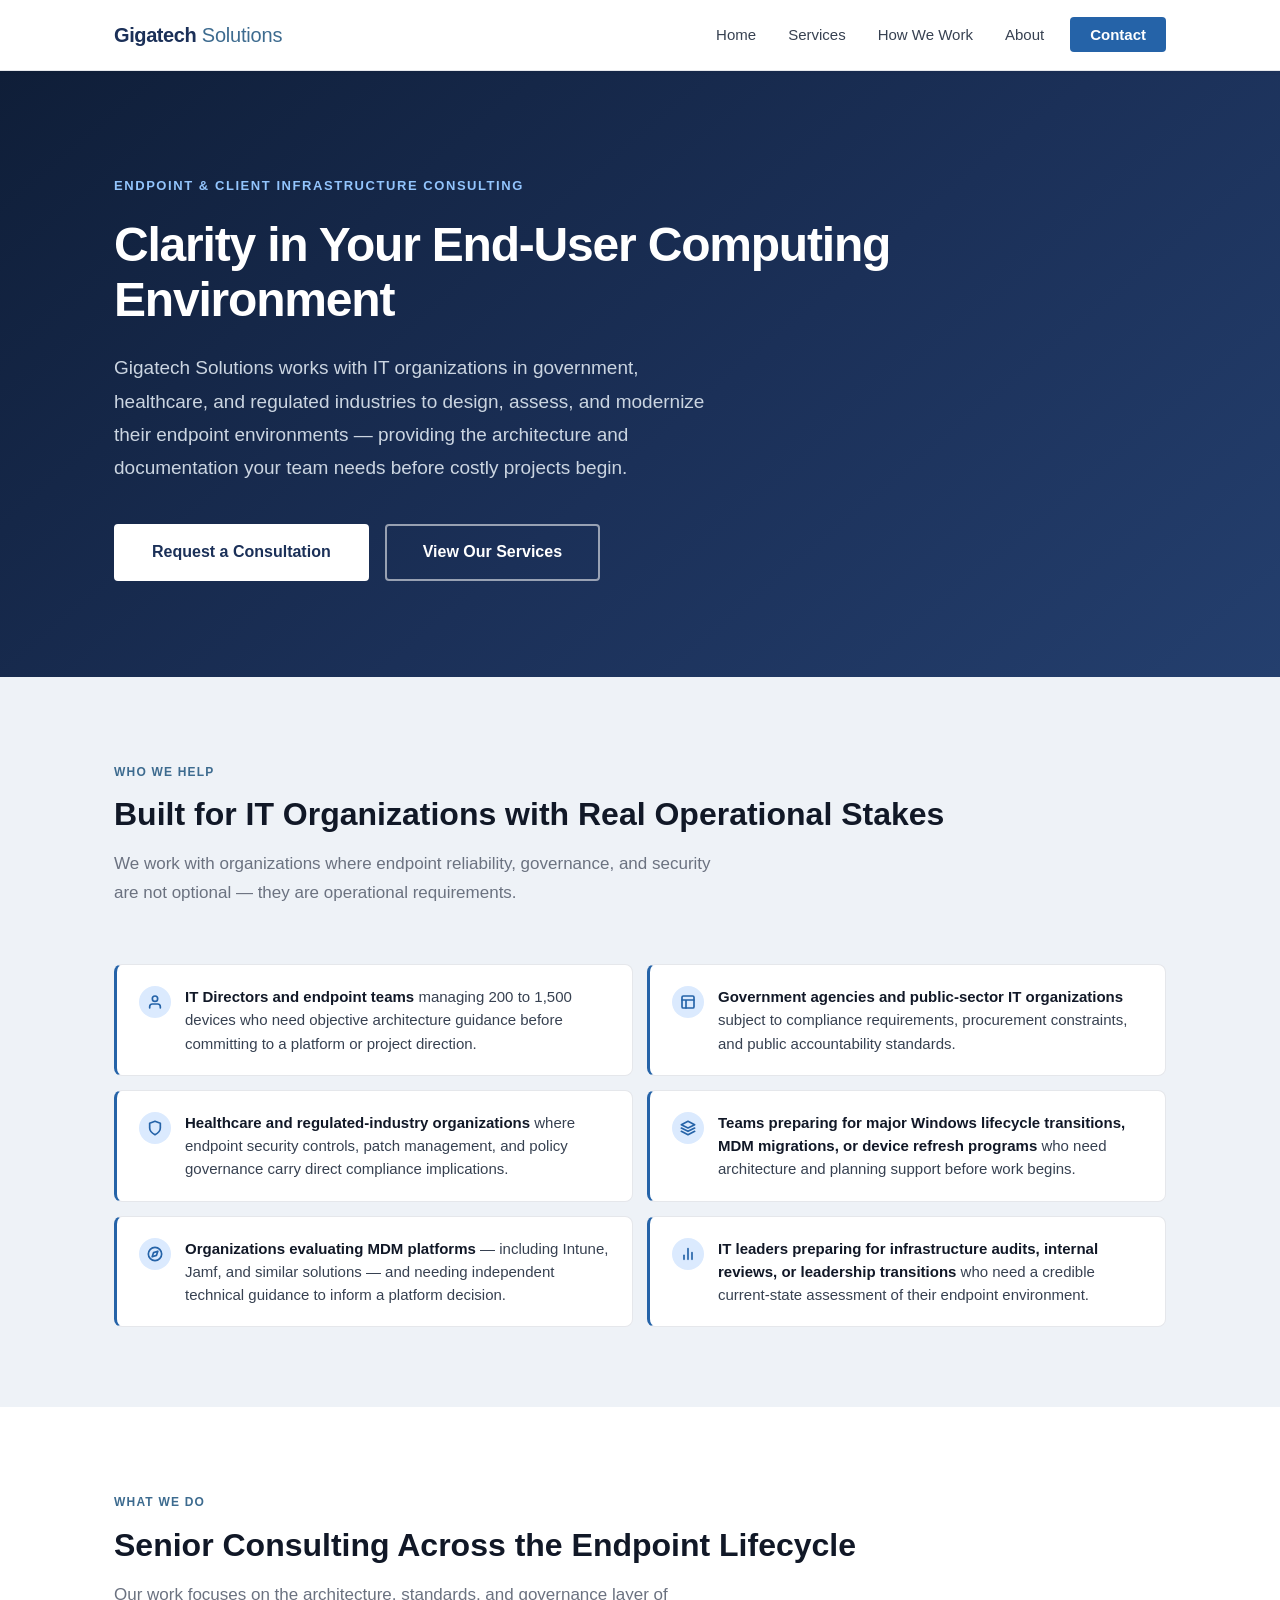
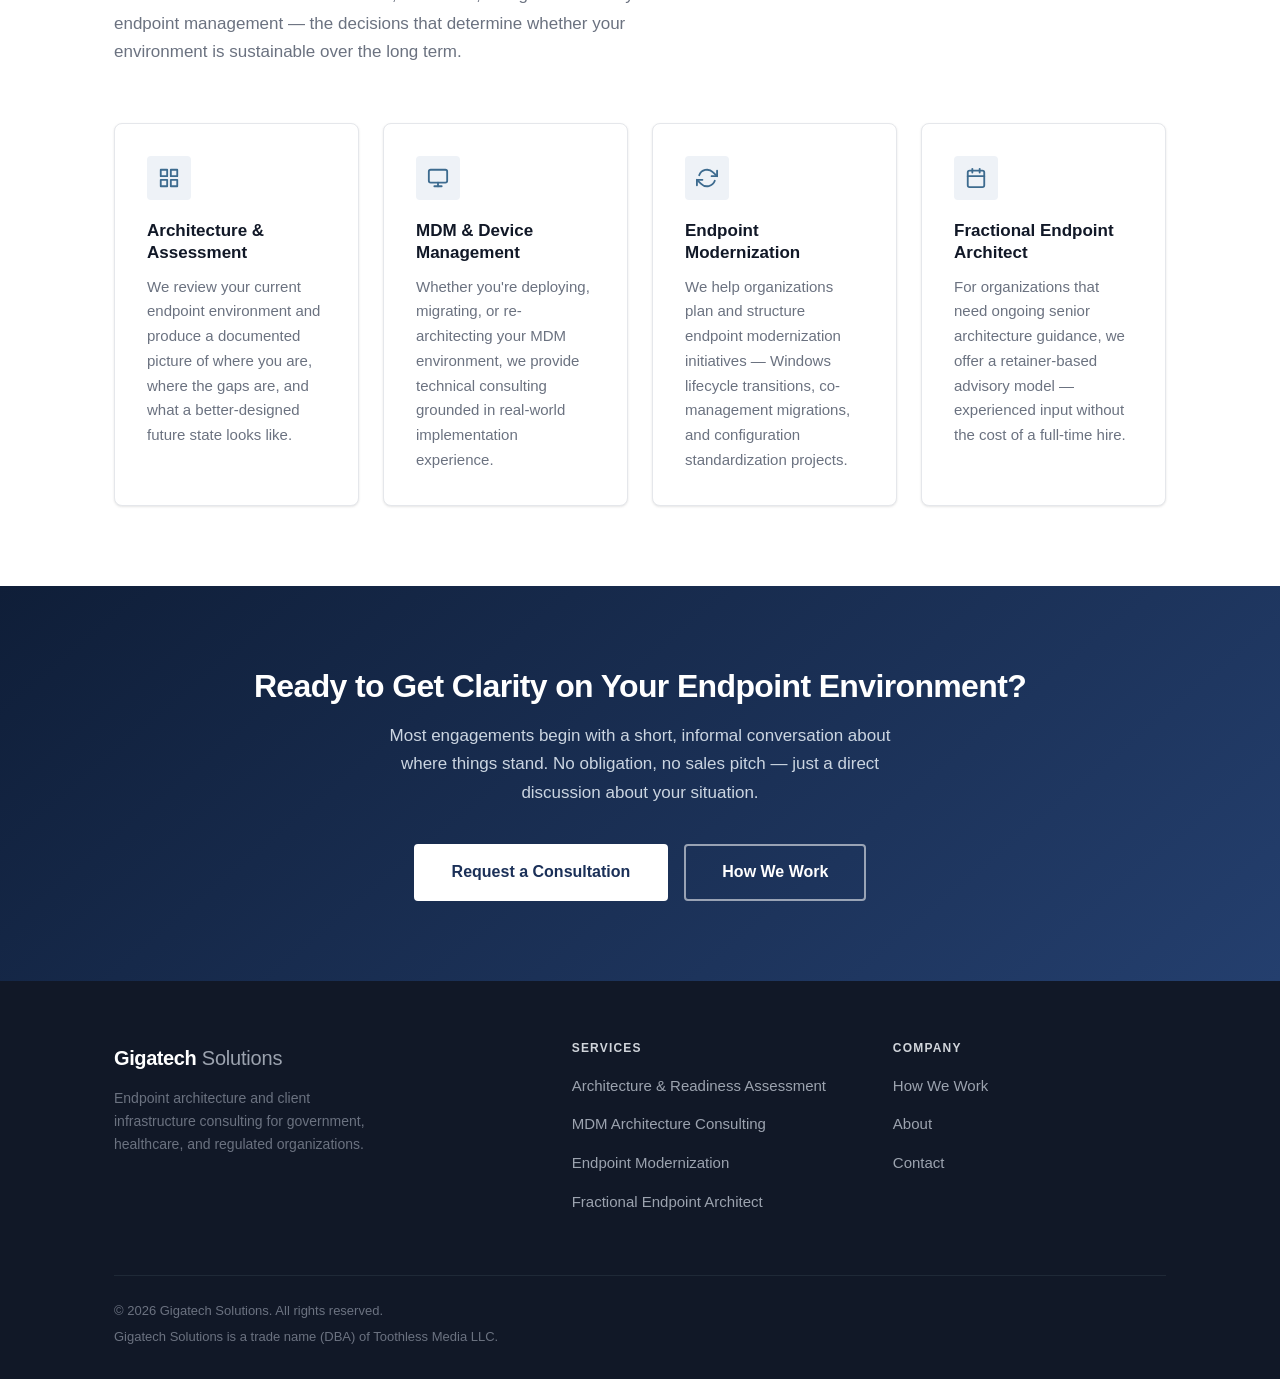
<file: index.html>
<!DOCTYPE html>
<html lang="en">
<head>
  <meta charset="UTF-8" />
  <meta name="viewport" content="width=device-width, initial-scale=1.0" />
  <title>Gigatech Solutions — Endpoint Architecture &amp; Client Infrastructure Consulting</title>
  <meta name="description" content="Gigatech Solutions is a senior consulting practice specializing in endpoint architecture, device management, and end-user computing environments for mid-size, public-sector, healthcare, and regulated organizations." />
  <link rel="stylesheet" href="css/styles.css" />
</head>
<body>

  <!-- ============================================================
       NAVIGATION
  ============================================================ -->
  <header class="site-header">
    <nav class="nav-container" role="navigation" aria-label="Main navigation">
      <a href="index.html" class="nav-logo" aria-label="Gigatech Solutions home">
        <span class="logo-primary">Gigatech</span><span class="logo-secondary">&nbsp;Solutions</span>
      </a>
      <button class="nav-toggle" aria-label="Toggle navigation" aria-expanded="false">
        <span></span>
        <span></span>
        <span></span>
      </button>
      <ul class="nav-links" role="list">
        <li><a href="index.html">Home</a></li>
        <li><a href="services.html">Services</a></li>
        <li><a href="how-we-work.html">How We Work</a></li>
        <li><a href="about.html">About</a></li>
        <li><a href="contact.html" class="nav-cta">Contact</a></li>
      </ul>
    </nav>
  </header>


  <!-- ============================================================
       HERO
  ============================================================ -->
  <section class="hero" aria-label="Introduction">
    <div class="container">
      <p class="hero-eyebrow">Endpoint &amp; Client Infrastructure Consulting</p>
      <h1 class="hero-headline">Clarity in Your End-User Computing Environment</h1>
      <p class="hero-sub">
        Gigatech Solutions works with IT organizations in government, healthcare, and regulated
        industries to design, assess, and modernize their endpoint environments — providing
        the architecture and documentation your team needs before costly projects begin.
      </p>
      <div class="hero-actions">
        <a href="contact.html" class="btn btn-white btn-lg">Request a Consultation</a>
        <a href="services.html" class="btn btn-outline-white btn-lg">View Our Services</a>
      </div>
    </div>
  </section>


  <!-- ============================================================
       WHO WE HELP
  ============================================================ -->
  <section class="section section-alt" aria-labelledby="who-heading">
    <div class="container">
      <div class="section-header">
        <p class="section-label">Who We Help</p>
        <h2 class="section-heading" id="who-heading">Built for IT Organizations with Real Operational Stakes</h2>
        <p class="section-subheading">
          We work with organizations where endpoint reliability, governance, and security are not
          optional — they are operational requirements.
        </p>
      </div>

      <div class="help-grid">

        <div class="help-item">
          <div class="help-item-icon" aria-hidden="true">
            <!-- Person icon -->
            <svg width="16" height="16" viewBox="0 0 24 24" fill="none" stroke="currentColor" stroke-width="2.5" stroke-linecap="round" stroke-linejoin="round">
              <path d="M20 21v-2a4 4 0 0 0-4-4H8a4 4 0 0 0-4 4v2"/>
              <circle cx="12" cy="7" r="4"/>
            </svg>
          </div>
          <p><strong>IT Directors and endpoint teams</strong> managing 200 to 1,500 devices who need objective architecture guidance before committing to a platform or project direction.</p>
        </div>

        <div class="help-item">
          <div class="help-item-icon" aria-hidden="true">
            <!-- Building icon -->
            <svg width="16" height="16" viewBox="0 0 24 24" fill="none" stroke="currentColor" stroke-width="2.5" stroke-linecap="round" stroke-linejoin="round">
              <rect x="3" y="3" width="18" height="18" rx="2"/>
              <path d="M3 9h18M9 21V9"/>
            </svg>
          </div>
          <p><strong>Government agencies and public-sector IT organizations</strong> subject to compliance requirements, procurement constraints, and public accountability standards.</p>
        </div>

        <div class="help-item">
          <div class="help-item-icon" aria-hidden="true">
            <!-- Shield icon -->
            <svg width="16" height="16" viewBox="0 0 24 24" fill="none" stroke="currentColor" stroke-width="2.5" stroke-linecap="round" stroke-linejoin="round">
              <path d="M12 22s8-4 8-10V5l-8-3-8 3v7c0 6 8 10 8 10z"/>
            </svg>
          </div>
          <p><strong>Healthcare and regulated-industry organizations</strong> where endpoint security controls, patch management, and policy governance carry direct compliance implications.</p>
        </div>

        <div class="help-item">
          <div class="help-item-icon" aria-hidden="true">
            <!-- Layers icon -->
            <svg width="16" height="16" viewBox="0 0 24 24" fill="none" stroke="currentColor" stroke-width="2.5" stroke-linecap="round" stroke-linejoin="round">
              <polygon points="12 2 2 7 12 12 22 7 12 2"/>
              <polyline points="2 17 12 22 22 17"/>
              <polyline points="2 12 12 17 22 12"/>
            </svg>
          </div>
          <p><strong>Teams preparing for major Windows lifecycle transitions, MDM migrations, or device refresh programs</strong> who need architecture and planning support before work begins.</p>
        </div>

        <div class="help-item">
          <div class="help-item-icon" aria-hidden="true">
            <!-- Compass icon -->
            <svg width="16" height="16" viewBox="0 0 24 24" fill="none" stroke="currentColor" stroke-width="2.5" stroke-linecap="round" stroke-linejoin="round">
              <circle cx="12" cy="12" r="10"/>
              <polygon points="16.24 7.76 14.12 14.12 7.76 16.24 9.88 9.88 16.24 7.76"/>
            </svg>
          </div>
          <p><strong>Organizations evaluating MDM platforms</strong> — including Intune, Jamf, and similar solutions — and needing independent technical guidance to inform a platform decision.</p>
        </div>

        <div class="help-item">
          <div class="help-item-icon" aria-hidden="true">
            <!-- Chart bar icon -->
            <svg width="16" height="16" viewBox="0 0 24 24" fill="none" stroke="currentColor" stroke-width="2.5" stroke-linecap="round" stroke-linejoin="round">
              <line x1="18" y1="20" x2="18" y2="10"/>
              <line x1="12" y1="20" x2="12" y2="4"/>
              <line x1="6"  y1="20" x2="6"  y2="14"/>
            </svg>
          </div>
          <p><strong>IT leaders preparing for infrastructure audits, internal reviews, or leadership transitions</strong> who need a credible current-state assessment of their endpoint environment.</p>
        </div>

      </div>
    </div>
  </section>


  <!-- ============================================================
       WHAT WE DO
  ============================================================ -->
  <section class="section" aria-labelledby="what-heading">
    <div class="container">
      <div class="section-header">
        <p class="section-label">What We Do</p>
        <h2 class="section-heading" id="what-heading">Senior Consulting Across the Endpoint Lifecycle</h2>
        <p class="section-subheading">
          Our work focuses on the architecture, standards, and governance layer of endpoint
          management — the decisions that determine whether your environment is sustainable
          over the long term.
        </p>
      </div>

      <div class="grid-4">

        <div class="overview-card">
          <div class="card-icon" aria-hidden="true">
            <!-- Grid/layout icon -->
            <svg width="22" height="22" viewBox="0 0 24 24" fill="none" stroke="currentColor" stroke-width="2" stroke-linecap="round" stroke-linejoin="round">
              <rect x="3"  y="3"  width="7" height="7"/>
              <rect x="14" y="3"  width="7" height="7"/>
              <rect x="14" y="14" width="7" height="7"/>
              <rect x="3"  y="14" width="7" height="7"/>
            </svg>
          </div>
          <p class="card-title">Architecture &amp; Assessment</p>
          <p class="card-text">
            We review your current endpoint environment and produce a documented picture of
            where you are, where the gaps are, and what a better-designed future state looks like.
          </p>
        </div>

        <div class="overview-card">
          <div class="card-icon" aria-hidden="true">
            <!-- Monitor icon -->
            <svg width="22" height="22" viewBox="0 0 24 24" fill="none" stroke="currentColor" stroke-width="2" stroke-linecap="round" stroke-linejoin="round">
              <rect x="2" y="3" width="20" height="14" rx="2"/>
              <line x1="8"  y1="21" x2="16" y2="21"/>
              <line x1="12" y1="17" x2="12" y2="21"/>
            </svg>
          </div>
          <p class="card-title">MDM &amp; Device Management</p>
          <p class="card-text">
            Whether you're deploying, migrating, or re-architecting your MDM environment, we
            provide technical consulting grounded in real-world implementation experience.
          </p>
        </div>

        <div class="overview-card">
          <div class="card-icon" aria-hidden="true">
            <!-- Refresh icon -->
            <svg width="22" height="22" viewBox="0 0 24 24" fill="none" stroke="currentColor" stroke-width="2" stroke-linecap="round" stroke-linejoin="round">
              <polyline points="23 4 23 10 17 10"/>
              <polyline points="1 20 1 14 7 14"/>
              <path d="M3.51 9a9 9 0 0 1 14.85-3.36L23 10M1 14l4.64 4.36A9 9 0 0 0 20.49 15"/>
            </svg>
          </div>
          <p class="card-title">Endpoint Modernization</p>
          <p class="card-text">
            We help organizations plan and structure endpoint modernization initiatives —
            Windows lifecycle transitions, co-management migrations, and configuration
            standardization projects.
          </p>
        </div>

        <div class="overview-card">
          <div class="card-icon" aria-hidden="true">
            <!-- Calendar icon -->
            <svg width="22" height="22" viewBox="0 0 24 24" fill="none" stroke="currentColor" stroke-width="2" stroke-linecap="round" stroke-linejoin="round">
              <rect x="3" y="4" width="18" height="18" rx="2" ry="2"/>
              <line x1="16" y1="2" x2="16" y2="6"/>
              <line x1="8"  y1="2" x2="8"  y2="6"/>
              <line x1="3"  y1="10" x2="21" y2="10"/>
            </svg>
          </div>
          <p class="card-title">Fractional Endpoint Architect</p>
          <p class="card-text">
            For organizations that need ongoing senior architecture guidance, we offer a
            retainer-based advisory model — experienced input without the cost of a
            full-time hire.
          </p>
        </div>

      </div>
    </div>
  </section>


  <!-- ============================================================
       CTA BANNER
  ============================================================ -->
  <section class="cta-section" aria-labelledby="cta-heading">
    <div class="container">
      <h2 id="cta-heading">Ready to Get Clarity on Your Endpoint Environment?</h2>
      <p>
        Most engagements begin with a short, informal conversation about where things stand.
        No obligation, no sales pitch — just a direct discussion about your situation.
      </p>
      <div class="cta-actions">
        <a href="contact.html" class="btn btn-white btn-lg">Request a Consultation</a>
        <a href="how-we-work.html" class="btn btn-outline-white btn-lg">How We Work</a>
      </div>
    </div>
  </section>


  <!-- ============================================================
       FOOTER
  ============================================================ -->
  <footer class="site-footer" role="contentinfo">
    <div class="container">
      <div class="footer-grid">

        <div class="footer-brand">
          <a href="index.html" class="nav-logo" aria-label="Gigatech Solutions home">
            <span class="logo-primary">Gigatech</span><span class="logo-secondary">&nbsp;Solutions</span>
          </a>
          <p class="footer-tagline">
            Endpoint architecture and client infrastructure consulting for government,
            healthcare, and regulated organizations.
          </p>
        </div>

        <div class="footer-col">
          <h4>Services</h4>
          <ul>
            <li><a href="services.html#assessment">Architecture &amp; Readiness Assessment</a></li>
            <li><a href="services.html#mdm">MDM Architecture Consulting</a></li>
            <li><a href="services.html#modernization">Endpoint Modernization</a></li>
            <li><a href="services.html#fractional">Fractional Endpoint Architect</a></li>
          </ul>
        </div>

        <div class="footer-col">
          <h4>Company</h4>
          <ul>
            <li><a href="how-we-work.html">How We Work</a></li>
            <li><a href="about.html">About</a></li>
            <li><a href="contact.html">Contact</a></li>
          </ul>
        </div>

      </div>

      <div class="footer-bottom">
        <div class="footer-legal">
          <p>&copy; 2026 Gigatech Solutions. All rights reserved.</p>
          <p>Gigatech Solutions is a trade name (DBA) of Toothless Media LLC.</p>
        </div>
      </div>
    </div>
  </footer>

  <script src="js/main.js"></script>
</body>
</html>
</file>
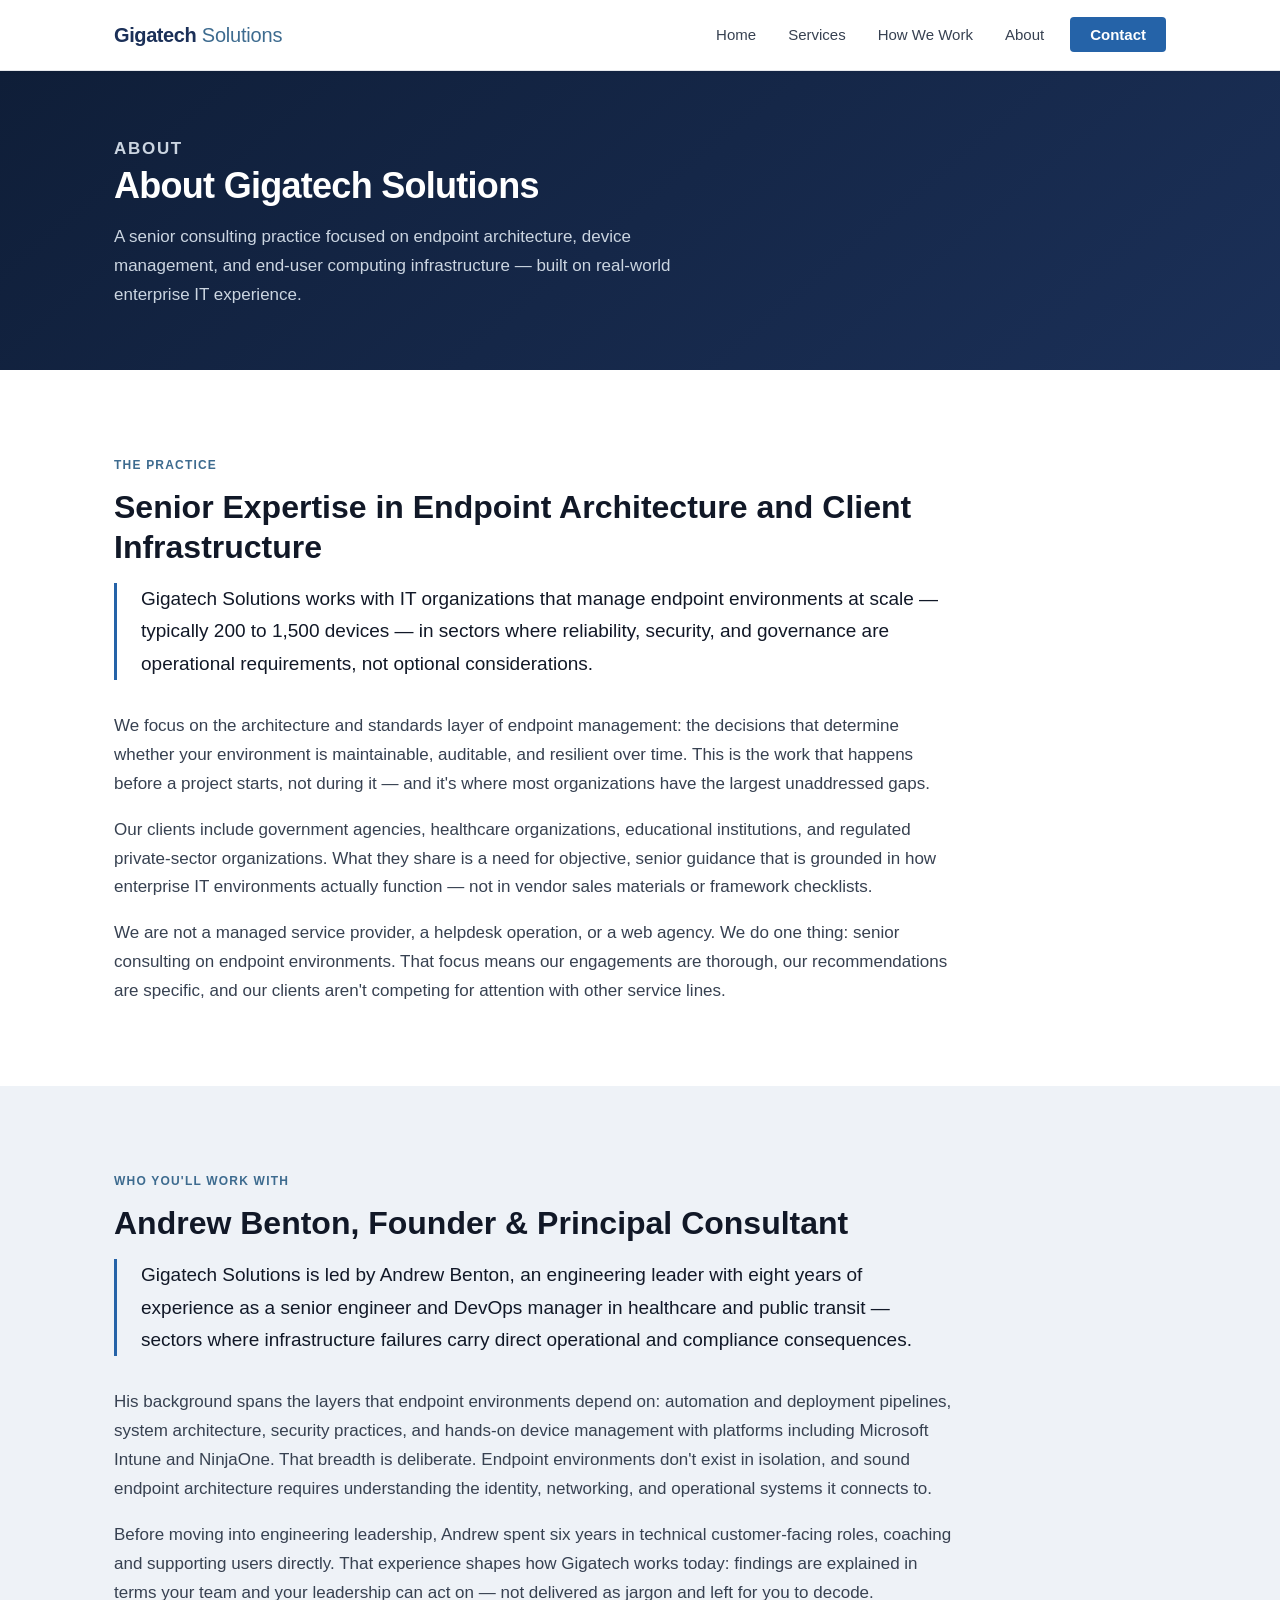
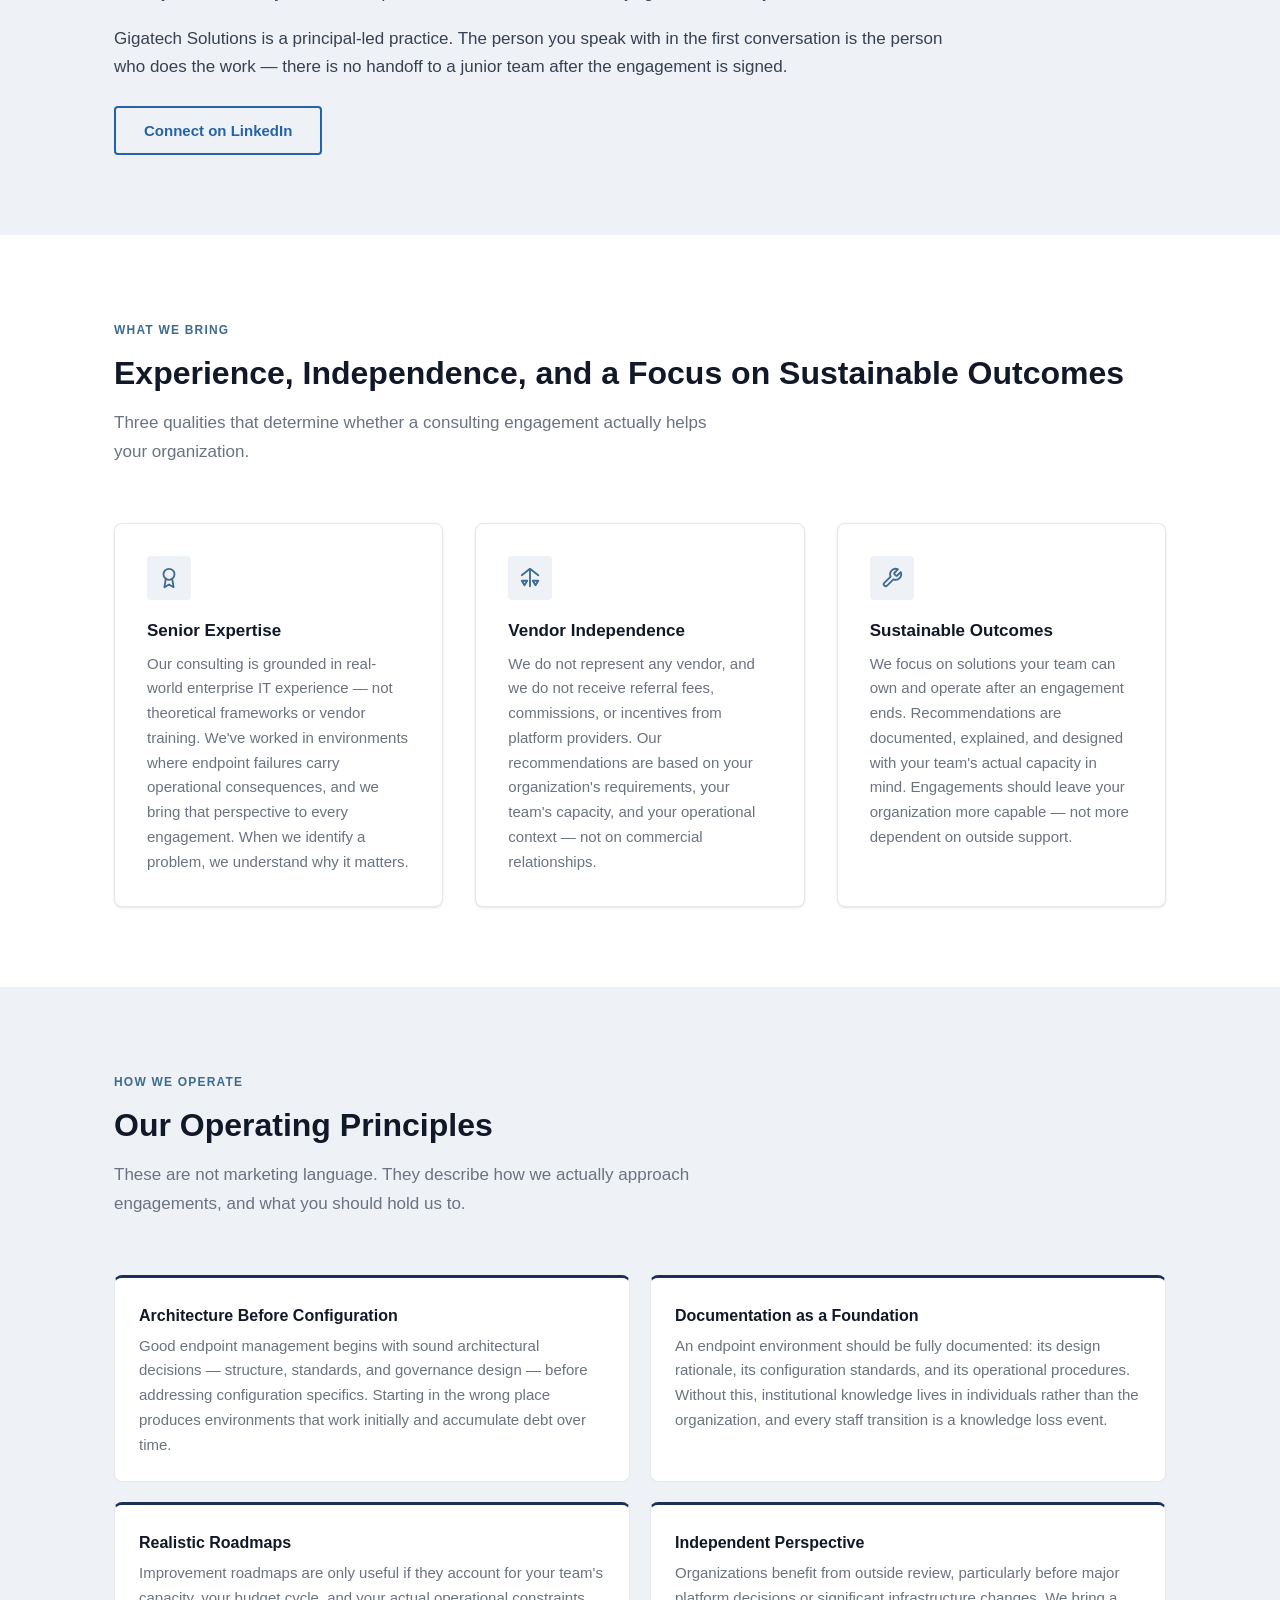
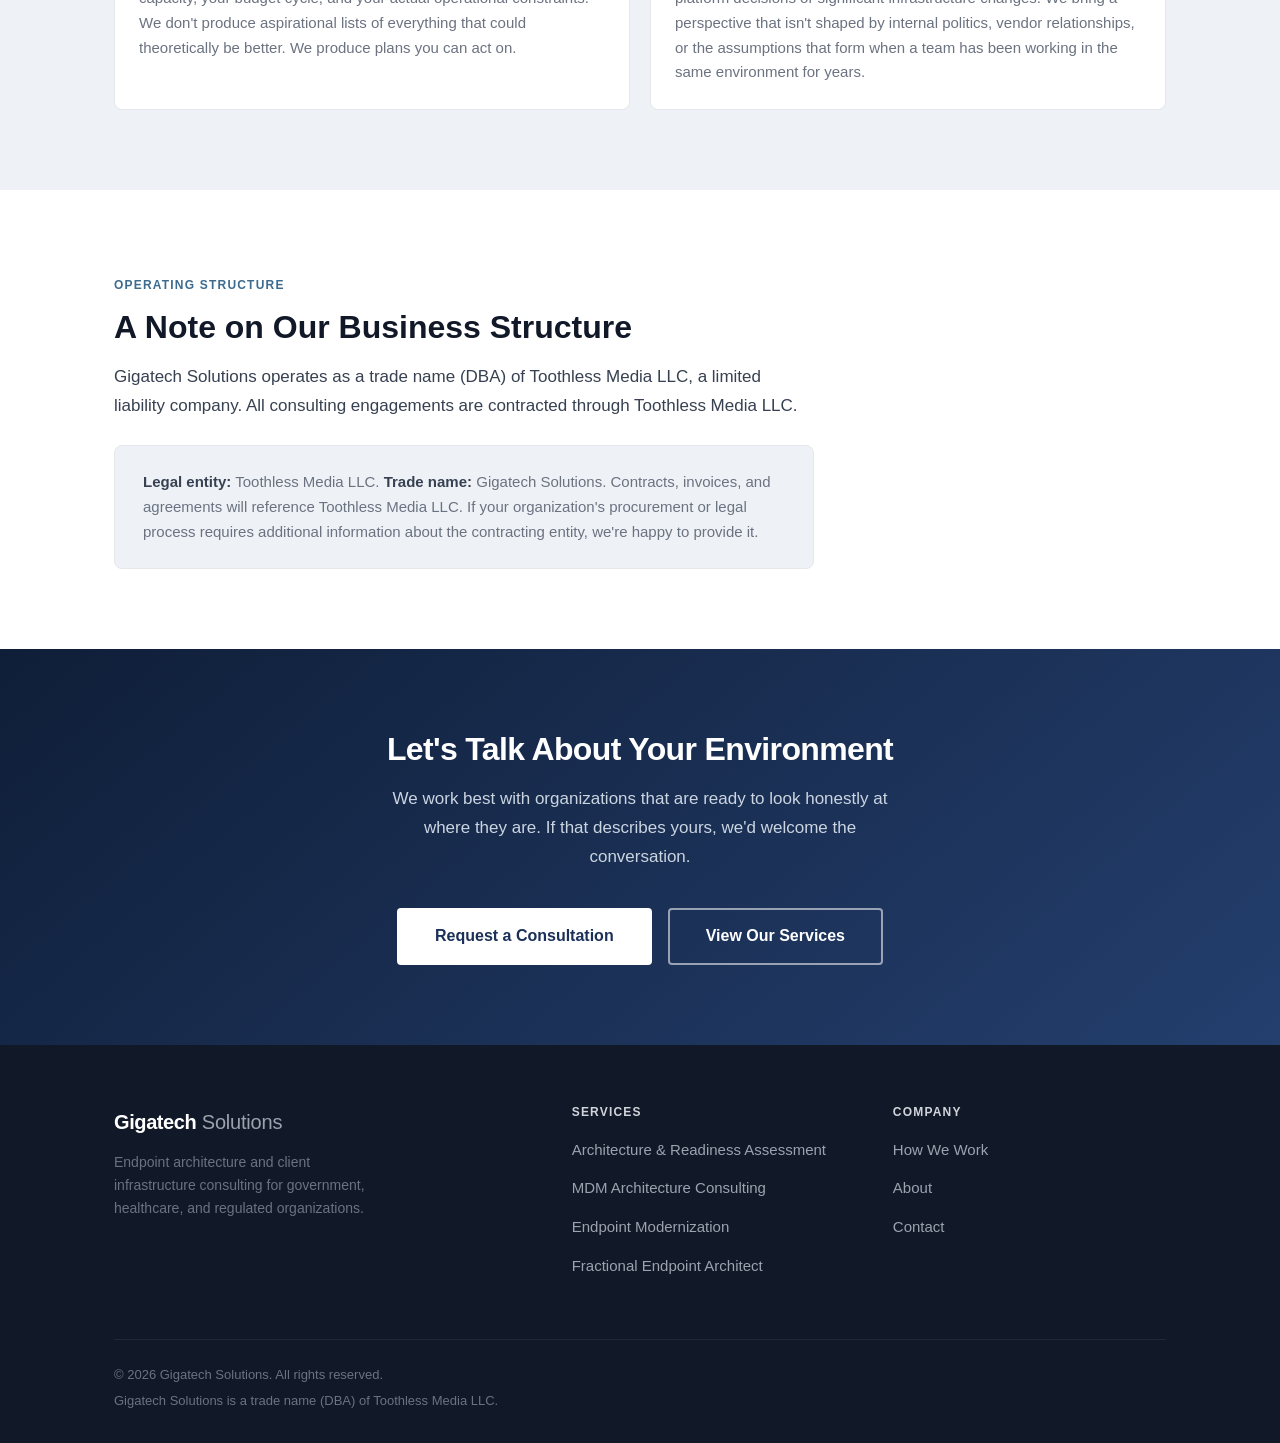
<file: about.html>
<!DOCTYPE html>
<html lang="en">
<head>
  <meta charset="UTF-8" />
  <meta name="viewport" content="width=device-width, initial-scale=1.0" />
  <title>About — Gigatech Solutions</title>
  <meta name="description" content="Gigatech Solutions is a senior-level consulting practice focused on endpoint architecture, device management, and end-user computing environments. Learn about our approach and operating principles." />
  <link rel="stylesheet" href="css/styles.css" />
</head>
<body>

  <!-- ============================================================
       NAVIGATION
  ============================================================ -->
  <header class="site-header">
    <nav class="nav-container" role="navigation" aria-label="Main navigation">
      <a href="index.html" class="nav-logo" aria-label="Gigatech Solutions home">
        <span class="logo-primary">Gigatech</span><span class="logo-secondary">&nbsp;Solutions</span>
      </a>
      <button class="nav-toggle" aria-label="Toggle navigation" aria-expanded="false">
        <span></span>
        <span></span>
        <span></span>
      </button>
      <ul class="nav-links" role="list">
        <li><a href="index.html">Home</a></li>
        <li><a href="services.html">Services</a></li>
        <li><a href="how-we-work.html">How We Work</a></li>
        <li><a href="about.html">About</a></li>
        <li><a href="contact.html" class="nav-cta">Contact</a></li>
      </ul>
    </nav>
  </header>


  <!-- ============================================================
       PAGE HEADER
  ============================================================ -->
  <section class="page-header" aria-label="Page introduction">
    <div class="container">
      <p class="page-header-label">About</p>
      <h1>About Gigatech Solutions</h1>
      <p>
        A senior consulting practice focused on endpoint architecture, device management,
        and end-user computing infrastructure — built on real-world enterprise IT experience.
      </p>
    </div>
  </section>


  <!-- ============================================================
       ABOUT THE PRACTICE
  ============================================================ -->
  <section class="section" aria-labelledby="about-heading">
    <div class="container">
      <div style="max-width: 840px;">

        <p class="section-label">The Practice</p>
        <h2 class="section-heading" id="about-heading">Senior Expertise in Endpoint Architecture and Client Infrastructure</h2>

        <p class="about-lead">
          Gigatech Solutions works with IT organizations that manage endpoint environments
          at scale — typically 200 to 1,500 devices — in sectors where reliability, security,
          and governance are operational requirements, not optional considerations.
        </p>

        <p>
          We focus on the architecture and standards layer of endpoint management: the
          decisions that determine whether your environment is maintainable, auditable, and
          resilient over time. This is the work that happens before a project starts, not
          during it — and it's where most organizations have the largest unaddressed gaps.
        </p>

        <p>
          Our clients include government agencies, healthcare organizations, educational
          institutions, and regulated private-sector organizations. What they share is a
          need for objective, senior guidance that is grounded in how enterprise IT
          environments actually function — not in vendor sales materials or framework
          checklists.
        </p>

        <p>
          We are not a managed service provider, a helpdesk operation, or a web agency.
          We do one thing: senior consulting on endpoint environments. That focus means our
          engagements are thorough, our recommendations are specific, and our clients aren't
          competing for attention with other service lines.
        </p>

      </div>
    </div>
  </section>


  <!-- ============================================================
       ABOUT THE FOUNDER
  ============================================================ -->
  <section class="section section-alt" aria-labelledby="founder-heading">
    <div class="container">
      <div style="max-width: 840px;">

        <p class="section-label">Who You'll Work With</p>
        <h2 class="section-heading" id="founder-heading">Andrew Benton, Founder &amp; Principal Consultant</h2>

        <!-- Headshot: uncomment and add image when available
        <img src="images/andrew-benton.jpg" alt="Andrew Benton, Founder of Gigatech Solutions"
             style="width: 160px; height: 160px; border-radius: 50%; object-fit: cover; margin-bottom: 24px;" />
        -->

        <p class="about-lead">
          Gigatech Solutions is led by Andrew Benton, an engineering leader with eight years
          of experience as a senior engineer and DevOps manager in healthcare and public
          transit — sectors where infrastructure failures carry direct operational and
          compliance consequences.
        </p>

        <p>
          His background spans the layers that endpoint environments depend on: automation
          and deployment pipelines, system architecture, security practices, and hands-on
          device management with platforms including Microsoft Intune and NinjaOne. That
          breadth is deliberate. Endpoint environments don't exist in isolation, and sound
          endpoint architecture requires understanding the identity, networking, and
          operational systems it connects to.
        </p>

        <p>
          Before moving into engineering leadership, Andrew spent six years in technical
          customer-facing roles, coaching and supporting users directly. That experience
          shapes how Gigatech works today: findings are explained in terms your team and
          your leadership can act on — not delivered as jargon and left for you to decode.
        </p>

        <p>
          Gigatech Solutions is a principal-led practice. The person you speak with in the
          first conversation is the person who does the work — there is no handoff to a
          junior team after the engagement is signed.
        </p>

        <p class="mt-6">
          <a href="https://www.linkedin.com/in/andrew-benton-a5298613a/" class="btn btn-outline"
             target="_blank" rel="noopener">Connect on LinkedIn</a>
        </p>

      </div>
    </div>
  </section>


  <!-- ============================================================
       WHAT WE BRING
  ============================================================ -->
  <section class="section" aria-labelledby="bring-heading">
    <div class="container">

      <div class="section-header">
        <p class="section-label">What We Bring</p>
        <h2 class="section-heading" id="bring-heading">Experience, Independence, and a Focus on Sustainable Outcomes</h2>
        <p class="section-subheading">
          Three qualities that determine whether a consulting engagement actually helps
          your organization.
        </p>
      </div>

      <div class="grid-3">

        <div class="overview-card">
          <div class="card-icon" aria-hidden="true">
            <!-- Award/star icon -->
            <svg width="22" height="22" viewBox="0 0 24 24" fill="none" stroke="currentColor" stroke-width="2" stroke-linecap="round" stroke-linejoin="round">
              <circle cx="12" cy="8" r="6"/>
              <path d="M15.477 12.89L17 22l-5-3-5 3 1.523-9.11"/>
            </svg>
          </div>
          <p class="card-title">Senior Expertise</p>
          <p class="card-text">
            Our consulting is grounded in real-world enterprise IT experience — not theoretical
            frameworks or vendor training. We've worked in environments where endpoint failures
            carry operational consequences, and we bring that perspective to every engagement.
            When we identify a problem, we understand why it matters.
          </p>
        </div>

        <div class="overview-card">
          <div class="card-icon" aria-hidden="true">
            <!-- Scale/balance icon -->
            <svg width="22" height="22" viewBox="0 0 24 24" fill="none" stroke="currentColor" stroke-width="2" stroke-linecap="round" stroke-linejoin="round">
              <line x1="12" y1="3" x2="12" y2="21"/>
              <path d="M3 9l9-7 9 7"/>
              <path d="M3 15h6l-3 5-3-5z"/>
              <path d="M15 15h6l-3 5-3-5z"/>
            </svg>
          </div>
          <p class="card-title">Vendor Independence</p>
          <p class="card-text">
            We do not represent any vendor, and we do not receive referral fees, commissions,
            or incentives from platform providers. Our recommendations are based on your
            organization's requirements, your team's capacity, and your operational context —
            not on commercial relationships.
          </p>
        </div>

        <div class="overview-card">
          <div class="card-icon" aria-hidden="true">
            <!-- Wrench/tool icon -->
            <svg width="22" height="22" viewBox="0 0 24 24" fill="none" stroke="currentColor" stroke-width="2" stroke-linecap="round" stroke-linejoin="round">
              <path d="M14.7 6.3a1 1 0 0 0 0 1.4l1.6 1.6a1 1 0 0 0 1.4 0l3.77-3.77a6 6 0 0 1-7.94 7.94l-6.91 6.91a2.12 2.12 0 0 1-3-3l6.91-6.91a6 6 0 0 1 7.94-7.94l-3.76 3.76z"/>
            </svg>
          </div>
          <p class="card-title">Sustainable Outcomes</p>
          <p class="card-text">
            We focus on solutions your team can own and operate after an engagement ends.
            Recommendations are documented, explained, and designed with your team's actual
            capacity in mind. Engagements should leave your organization more capable —
            not more dependent on outside support.
          </p>
        </div>

      </div>
    </div>
  </section>


  <!-- ============================================================
       OPERATING PRINCIPLES
  ============================================================ -->
  <section class="section section-alt" aria-labelledby="principles-heading">
    <div class="container">

      <div class="section-header">
        <p class="section-label">How We Operate</p>
        <h2 class="section-heading" id="principles-heading">Our Operating Principles</h2>
        <p class="section-subheading">
          These are not marketing language. They describe how we actually approach
          engagements, and what you should hold us to.
        </p>
      </div>

      <div class="principles-grid">

        <div class="principle-item">
          <h4>Architecture Before Configuration</h4>
          <p>
            Good endpoint management begins with sound architectural decisions — structure,
            standards, and governance design — before addressing configuration specifics.
            Starting in the wrong place produces environments that work initially and
            accumulate debt over time.
          </p>
        </div>

        <div class="principle-item">
          <h4>Documentation as a Foundation</h4>
          <p>
            An endpoint environment should be fully documented: its design rationale,
            its configuration standards, and its operational procedures. Without this,
            institutional knowledge lives in individuals rather than the organization,
            and every staff transition is a knowledge loss event.
          </p>
        </div>

        <div class="principle-item">
          <h4>Realistic Roadmaps</h4>
          <p>
            Improvement roadmaps are only useful if they account for your team's capacity,
            your budget cycle, and your actual operational constraints. We don't produce
            aspirational lists of everything that could theoretically be better.
            We produce plans you can act on.
          </p>
        </div>

        <div class="principle-item">
          <h4>Independent Perspective</h4>
          <p>
            Organizations benefit from outside review, particularly before major platform
            decisions or significant infrastructure changes. We bring a perspective that
            isn't shaped by internal politics, vendor relationships, or the assumptions
            that form when a team has been working in the same environment for years.
          </p>
        </div>

      </div>
    </div>
  </section>


  <!-- ============================================================
       OPERATING STRUCTURE
  ============================================================ -->
  <section class="section" aria-labelledby="structure-heading">
    <div class="container">
      <div style="max-width: 700px;">

        <p class="section-label">Operating Structure</p>
        <h2 class="section-heading" id="structure-heading">A Note on Our Business Structure</h2>

        <p>
          Gigatech Solutions operates as a trade name (DBA) of Toothless Media LLC, a limited
          liability company. All consulting engagements are contracted through Toothless Media LLC.
        </p>

        <div class="dba-notice mt-6">
          <strong>Legal entity:</strong> Toothless Media LLC. <strong>Trade name:</strong> Gigatech Solutions.
          Contracts, invoices, and agreements will reference Toothless Media LLC. If your organization's
          procurement or legal process requires additional information about the contracting entity,
          we're happy to provide it.
        </div>

      </div>
    </div>
  </section>


  <!-- ============================================================
       CTA BANNER
  ============================================================ -->
  <section class="cta-section" aria-labelledby="about-cta-heading">
    <div class="container">
      <h2 id="about-cta-heading">Let's Talk About Your Environment</h2>
      <p>
        We work best with organizations that are ready to look honestly at where they are.
        If that describes yours, we'd welcome the conversation.
      </p>
      <div class="cta-actions">
        <a href="contact.html" class="btn btn-white btn-lg">Request a Consultation</a>
        <a href="services.html" class="btn btn-outline-white btn-lg">View Our Services</a>
      </div>
    </div>
  </section>


  <!-- ============================================================
       FOOTER
  ============================================================ -->
  <footer class="site-footer" role="contentinfo">
    <div class="container">
      <div class="footer-grid">

        <div class="footer-brand">
          <a href="index.html" class="nav-logo" aria-label="Gigatech Solutions home">
            <span class="logo-primary">Gigatech</span><span class="logo-secondary">&nbsp;Solutions</span>
          </a>
          <p class="footer-tagline">
            Endpoint architecture and client infrastructure consulting for government,
            healthcare, and regulated organizations.
          </p>
        </div>

        <div class="footer-col">
          <h4>Services</h4>
          <ul>
            <li><a href="services.html#assessment">Architecture &amp; Readiness Assessment</a></li>
            <li><a href="services.html#mdm">MDM Architecture Consulting</a></li>
            <li><a href="services.html#modernization">Endpoint Modernization</a></li>
            <li><a href="services.html#fractional">Fractional Endpoint Architect</a></li>
          </ul>
        </div>

        <div class="footer-col">
          <h4>Company</h4>
          <ul>
            <li><a href="how-we-work.html">How We Work</a></li>
            <li><a href="about.html">About</a></li>
            <li><a href="contact.html">Contact</a></li>
          </ul>
        </div>

      </div>

      <div class="footer-bottom">
        <div class="footer-legal">
          <p>&copy; 2026 Gigatech Solutions. All rights reserved.</p>
          <p>Gigatech Solutions is a trade name (DBA) of Toothless Media LLC.</p>
        </div>
      </div>
    </div>
  </footer>

  <script src="js/main.js"></script>
</body>
</html>
</file>
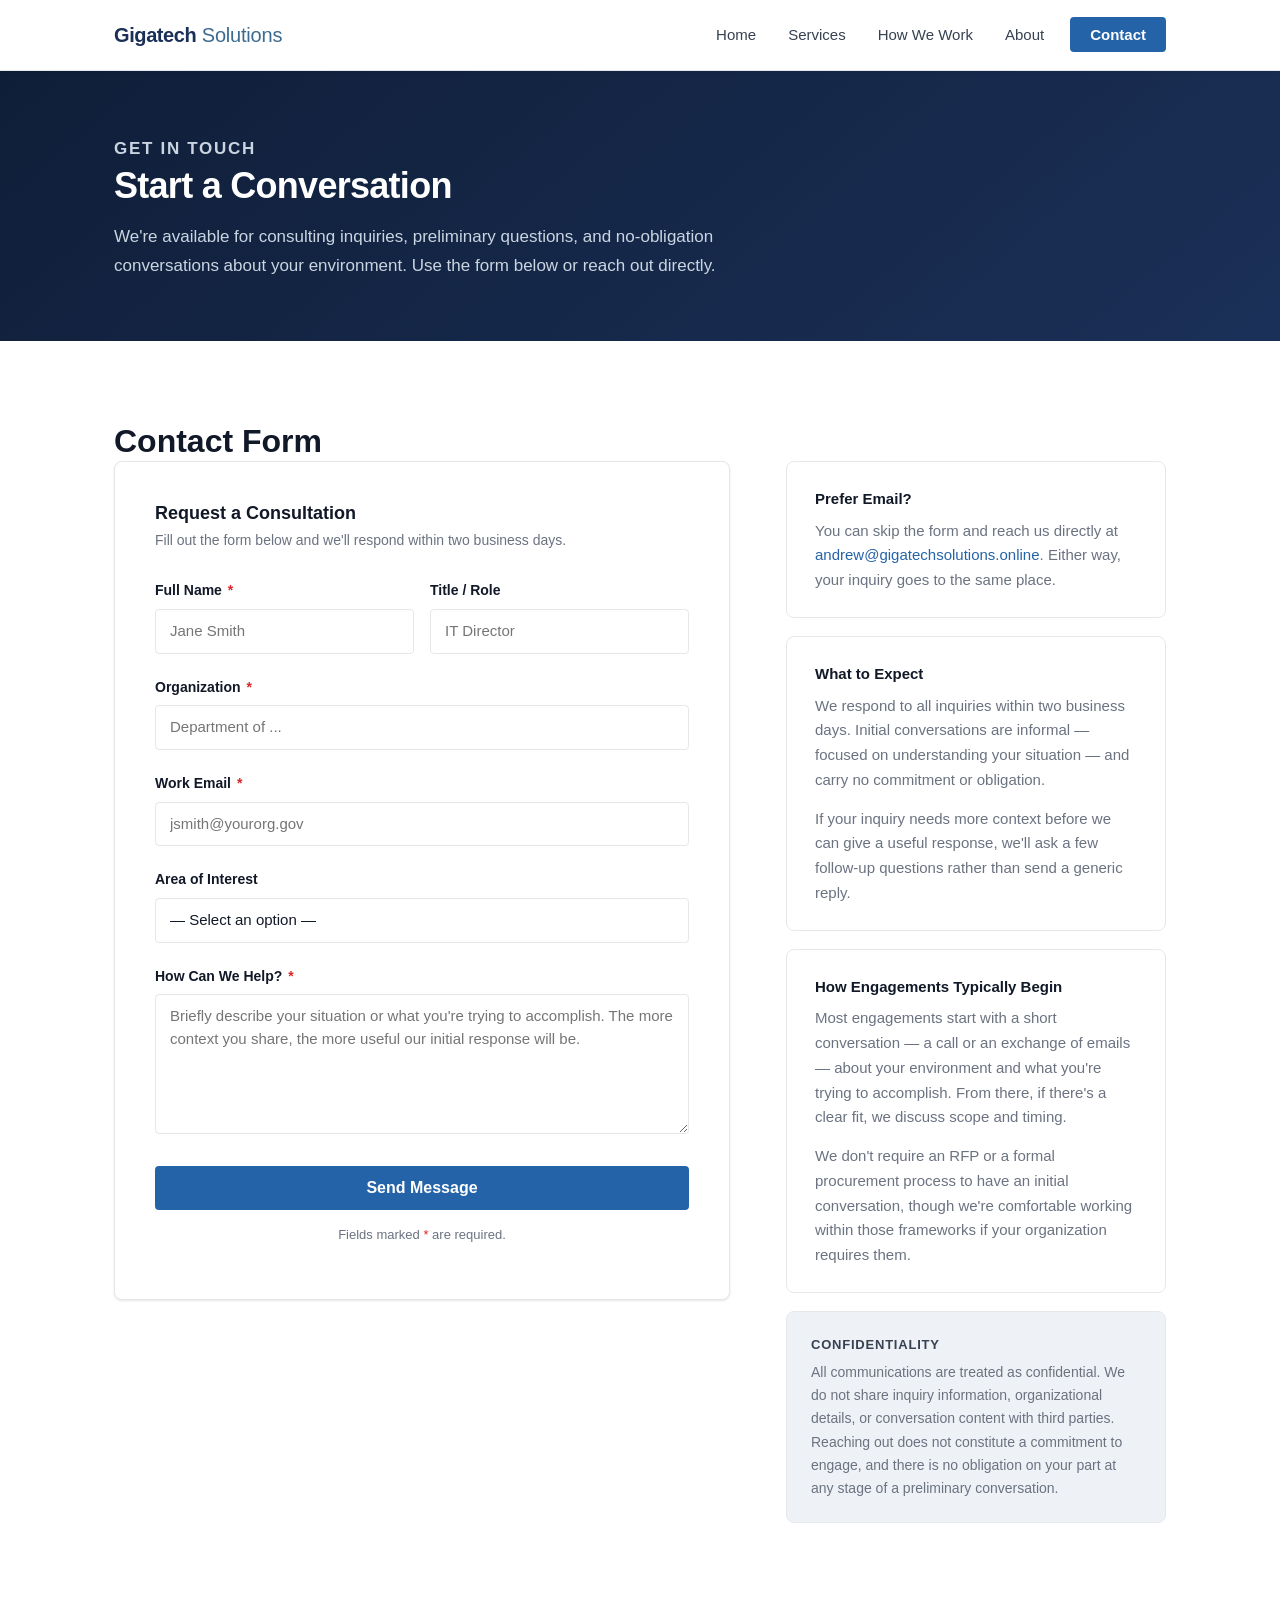
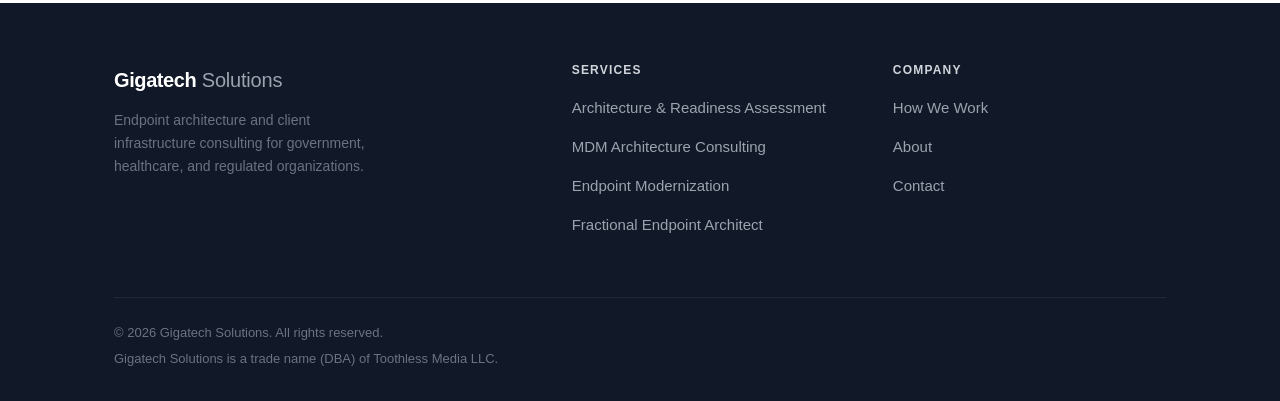
<file: contact.html>
<!DOCTYPE html>
<html lang="en">
<head>
  <meta charset="UTF-8" />
  <meta name="viewport" content="width=device-width, initial-scale=1.0" />
  <title>Contact — Gigatech Solutions</title>
  <meta name="description" content="Contact Gigatech Solutions to request a consultation or ask about our endpoint architecture and device management consulting services." />
  <link rel="stylesheet" href="css/styles.css" />
</head>
<body>

  <!-- ============================================================
       NAVIGATION
  ============================================================ -->
  <header class="site-header">
    <nav class="nav-container" role="navigation" aria-label="Main navigation">
      <a href="index.html" class="nav-logo" aria-label="Gigatech Solutions home">
        <span class="logo-primary">Gigatech</span><span class="logo-secondary">&nbsp;Solutions</span>
      </a>
      <button class="nav-toggle" aria-label="Toggle navigation" aria-expanded="false">
        <span></span>
        <span></span>
        <span></span>
      </button>
      <ul class="nav-links" role="list">
        <li><a href="index.html">Home</a></li>
        <li><a href="services.html">Services</a></li>
        <li><a href="how-we-work.html">How We Work</a></li>
        <li><a href="about.html">About</a></li>
        <li><a href="contact.html" class="nav-cta">Contact</a></li>
      </ul>
    </nav>
  </header>


  <!-- ============================================================
       PAGE HEADER
  ============================================================ -->
  <section class="page-header" aria-label="Page introduction">
    <div class="container">
      <p class="page-header-label">Get in Touch</p>
      <h1>Start a Conversation</h1>
      <p>
        We're available for consulting inquiries, preliminary questions, and no-obligation
        conversations about your environment. Use the form below or reach out directly.
      </p>
    </div>
  </section>


  <!-- ============================================================
       CONTACT CONTENT
  ============================================================ -->
  <section class="section" aria-labelledby="contact-heading">
    <div class="container">
      <h2 class="sr-only" id="contact-heading">Contact Form</h2>

      <div class="contact-layout">

        <!-- ======================================================
             CONTACT FORM
        ====================================================== -->
        <div>
          <div class="contact-form-wrap">

            <!-- Form (visible state) -->
            <div id="form-container">
              <h3 style="font-size: 1.125rem; margin-bottom: 6px;">Request a Consultation</h3>
              <p style="font-size: 0.875rem; color: var(--text-muted); margin-bottom: 28px; line-height: 1.5;">
                Fill out the form below and we'll respond within two business days.
              </p>

              <form
                id="contact-form"
                action="https://formspree.io/f/mdajwwnb"
                method="POST"
                novalidate
                aria-label="Contact form"
              >
                <input type="hidden" name="_subject" value="New inquiry — gigatechsolutions.online" />
                <!-- Honeypot: hidden from humans, catches spam bots -->
                <input type="text" name="_gotcha" tabindex="-1" autocomplete="off" style="position:absolute;left:-9999px;" aria-hidden="true" />

                <div class="form-grid-2">
                  <div class="form-group">
                    <label class="form-label" for="name">
                      Full Name <span class="required" aria-hidden="true">*</span>
                    </label>
                    <input
                      class="form-input"
                      type="text"
                      id="name"
                      name="name"
                      autocomplete="name"
                      placeholder="Jane Smith"
                      required
                      aria-required="true"
                    />
                  </div>

                  <div class="form-group">
                    <label class="form-label" for="title">
                      Title / Role
                    </label>
                    <input
                      class="form-input"
                      type="text"
                      id="title"
                      name="title"
                      autocomplete="organization-title"
                      placeholder="IT Director"
                    />
                  </div>
                </div>

                <div class="form-group">
                  <label class="form-label" for="organization">
                    Organization <span class="required" aria-hidden="true">*</span>
                  </label>
                  <input
                    class="form-input"
                    type="text"
                    id="organization"
                    name="organization"
                    autocomplete="organization"
                    placeholder="Department of ..."
                    required
                    aria-required="true"
                  />
                </div>

                <div class="form-group">
                  <label class="form-label" for="email">
                    Work Email <span class="required" aria-hidden="true">*</span>
                  </label>
                  <input
                    class="form-input"
                    type="email"
                    id="email"
                    name="email"
                    autocomplete="email"
                    placeholder="jsmith@yourorg.gov"
                    required
                    aria-required="true"
                  />
                </div>

                <div class="form-group">
                  <label class="form-label" for="service">
                    Area of Interest
                  </label>
                  <select class="form-select" id="service" name="service">
                    <option value="">— Select an option —</option>
                    <option value="assessment">Endpoint Architecture &amp; Readiness Assessment</option>
                    <option value="mdm">Endpoint &amp; MDM Architecture Consulting</option>
                    <option value="modernization">Endpoint Modernization Project</option>
                    <option value="fractional">Fractional Endpoint Architect</option>
                    <option value="general">General Inquiry / Not Sure Yet</option>
                  </select>
                </div>

                <div class="form-group">
                  <label class="form-label" for="message">
                    How Can We Help? <span class="required" aria-hidden="true">*</span>
                  </label>
                  <textarea
                    class="form-textarea"
                    id="message"
                    name="message"
                    placeholder="Briefly describe your situation or what you're trying to accomplish. The more context you share, the more useful our initial response will be."
                    required
                    aria-required="true"
                  ></textarea>
                </div>

                <button type="submit" class="form-submit">
                  Send Message
                </button>

                <p class="form-note">
                  Fields marked <span style="color:#dc2626;">*</span> are required.
                </p>

                <p class="form-note" id="form-error" hidden style="color:#dc2626;">
                  Something went wrong sending your message. Please try again, or email us
                  directly at <a href="mailto:andrew@gigatechsolutions.online">andrew@gigatechsolutions.online</a>.
                </p>

              </form>
            </div><!-- /form-container -->

            <!-- Success state (shown after submit) -->
            <div id="form-success" class="form-success" role="alert" aria-live="polite">
              <div class="form-success-icon" aria-hidden="true">
                <svg width="28" height="28" viewBox="0 0 24 24" fill="none" stroke="currentColor" stroke-width="2.5" stroke-linecap="round" stroke-linejoin="round">
                  <polyline points="20 6 9 17 4 12"/>
                </svg>
              </div>
              <h3>Message Received</h3>
              <p>
                Thank you for reaching out. We'll review your inquiry and respond
                within two business days.
              </p>
            </div>

          </div><!-- /contact-form-wrap -->
        </div><!-- /form column -->


        <!-- ======================================================
             SIDEBAR
        ====================================================== -->
        <aside class="contact-sidebar" aria-label="Contact information">

          <div class="contact-info-block">
            <h3>Prefer Email?</h3>
            <p>
              You can skip the form and reach us directly at
              <a href="mailto:andrew@gigatechsolutions.online">andrew@gigatechsolutions.online</a>.
              Either way, your inquiry goes to the same place.
            </p>
          </div>

          <div class="contact-info-block">
            <h3>What to Expect</h3>
            <p>
              We respond to all inquiries within two business days. Initial conversations
              are informal — focused on understanding your situation — and carry no
              commitment or obligation.
            </p>
            <p style="margin-top: 14px;">
              If your inquiry needs more context before we can give a useful response,
              we'll ask a few follow-up questions rather than send a generic reply.
            </p>
          </div>

          <div class="contact-info-block">
            <h3>How Engagements Typically Begin</h3>
            <p>
              Most engagements start with a short conversation — a call or an exchange
              of emails — about your environment and what you're trying to accomplish.
              From there, if there's a clear fit, we discuss scope and timing.
            </p>
            <p style="margin-top: 14px;">
              We don't require an RFP or a formal procurement process to have an
              initial conversation, though we're comfortable working within those
              frameworks if your organization requires them.
            </p>
          </div>

          <div class="confidentiality-notice">
            <strong>Confidentiality</strong>
            All communications are treated as confidential. We do not share inquiry
            information, organizational details, or conversation content with third
            parties. Reaching out does not constitute a commitment to engage, and
            there is no obligation on your part at any stage of a preliminary conversation.
          </div>

        </aside>

      </div><!-- /contact-layout -->

    </div>
  </section>


  <!-- ============================================================
       FOOTER
  ============================================================ -->
  <footer class="site-footer" role="contentinfo">
    <div class="container">
      <div class="footer-grid">

        <div class="footer-brand">
          <a href="index.html" class="nav-logo" aria-label="Gigatech Solutions home">
            <span class="logo-primary">Gigatech</span><span class="logo-secondary">&nbsp;Solutions</span>
          </a>
          <p class="footer-tagline">
            Endpoint architecture and client infrastructure consulting for government,
            healthcare, and regulated organizations.
          </p>
        </div>

        <div class="footer-col">
          <h4>Services</h4>
          <ul>
            <li><a href="services.html#assessment">Architecture &amp; Readiness Assessment</a></li>
            <li><a href="services.html#mdm">MDM Architecture Consulting</a></li>
            <li><a href="services.html#modernization">Endpoint Modernization</a></li>
            <li><a href="services.html#fractional">Fractional Endpoint Architect</a></li>
          </ul>
        </div>

        <div class="footer-col">
          <h4>Company</h4>
          <ul>
            <li><a href="how-we-work.html">How We Work</a></li>
            <li><a href="about.html">About</a></li>
            <li><a href="contact.html">Contact</a></li>
          </ul>
        </div>

      </div>

      <div class="footer-bottom">
        <div class="footer-legal">
          <p>&copy; 2026 Gigatech Solutions. All rights reserved.</p>
          <p>Gigatech Solutions is a trade name (DBA) of Toothless Media LLC.</p>
        </div>
      </div>
    </div>
  </footer>

  <script src="js/main.js"></script>
</body>
</html>
</file>
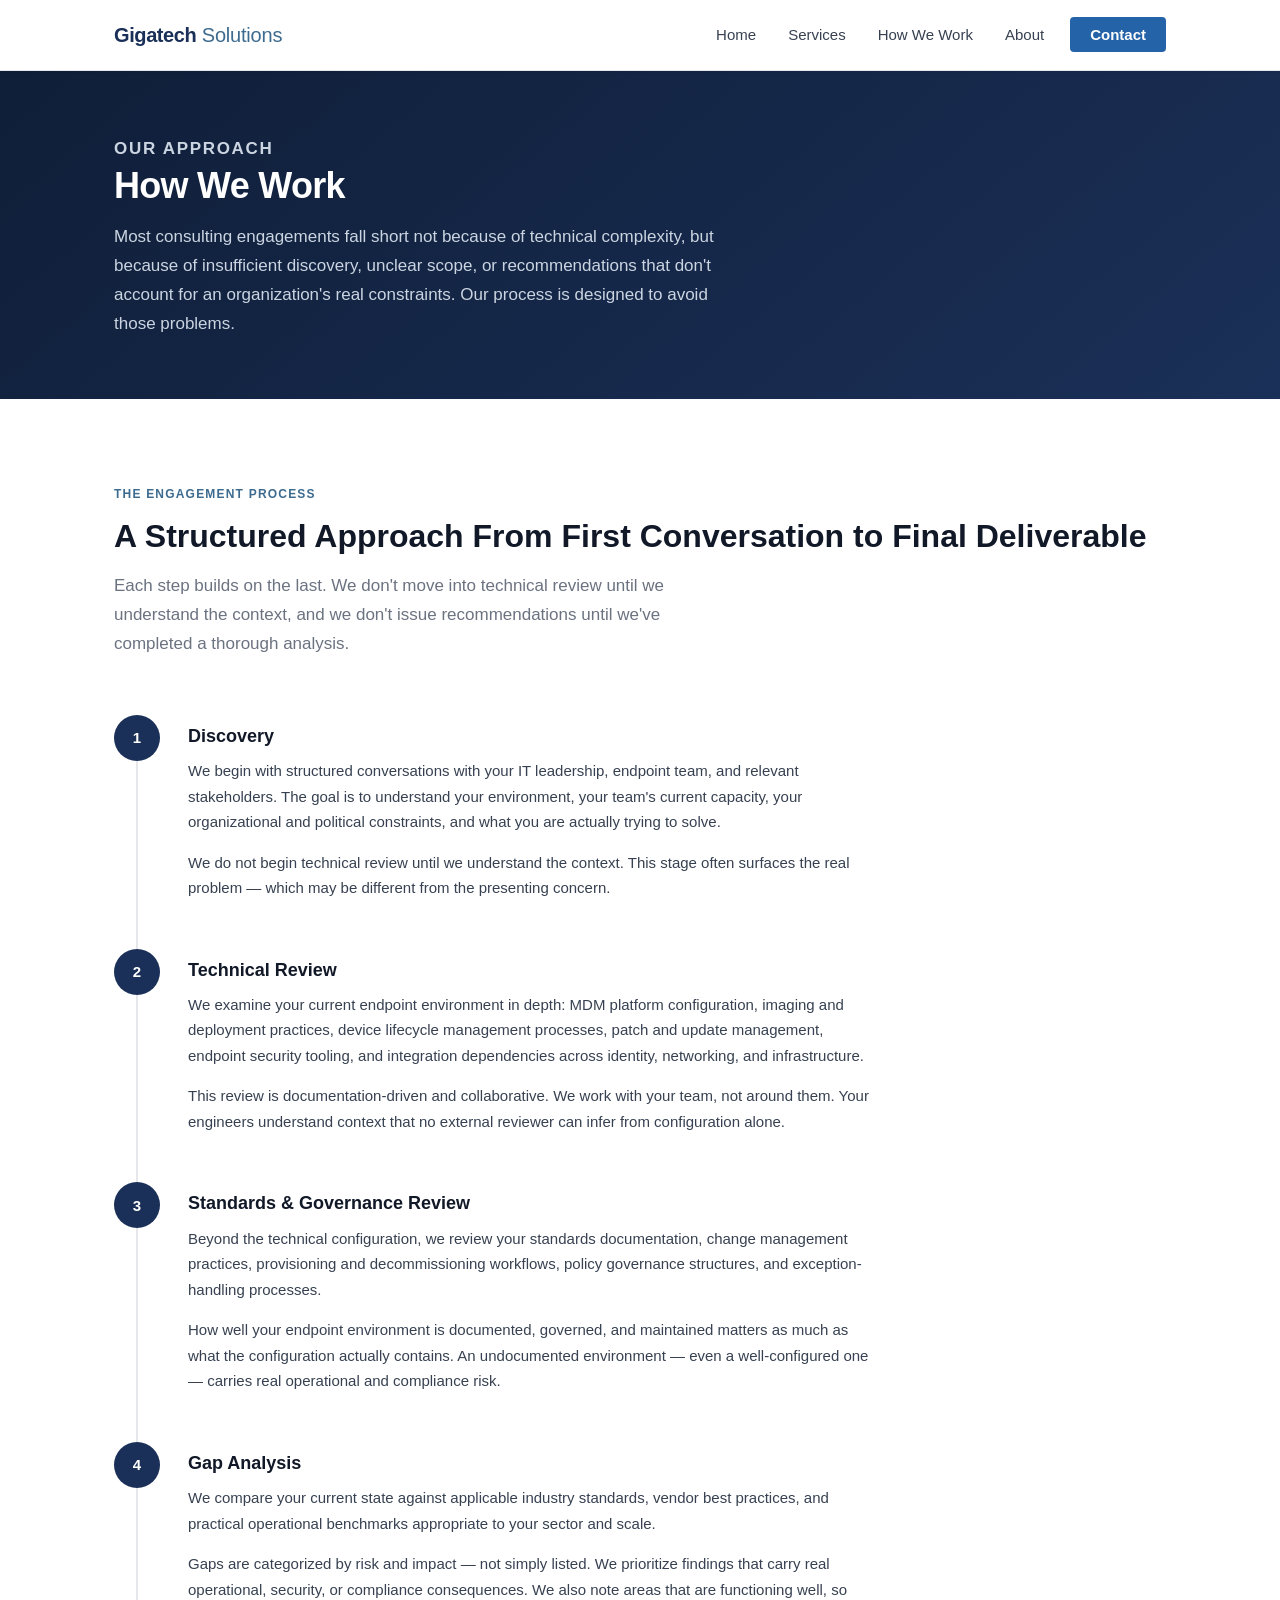
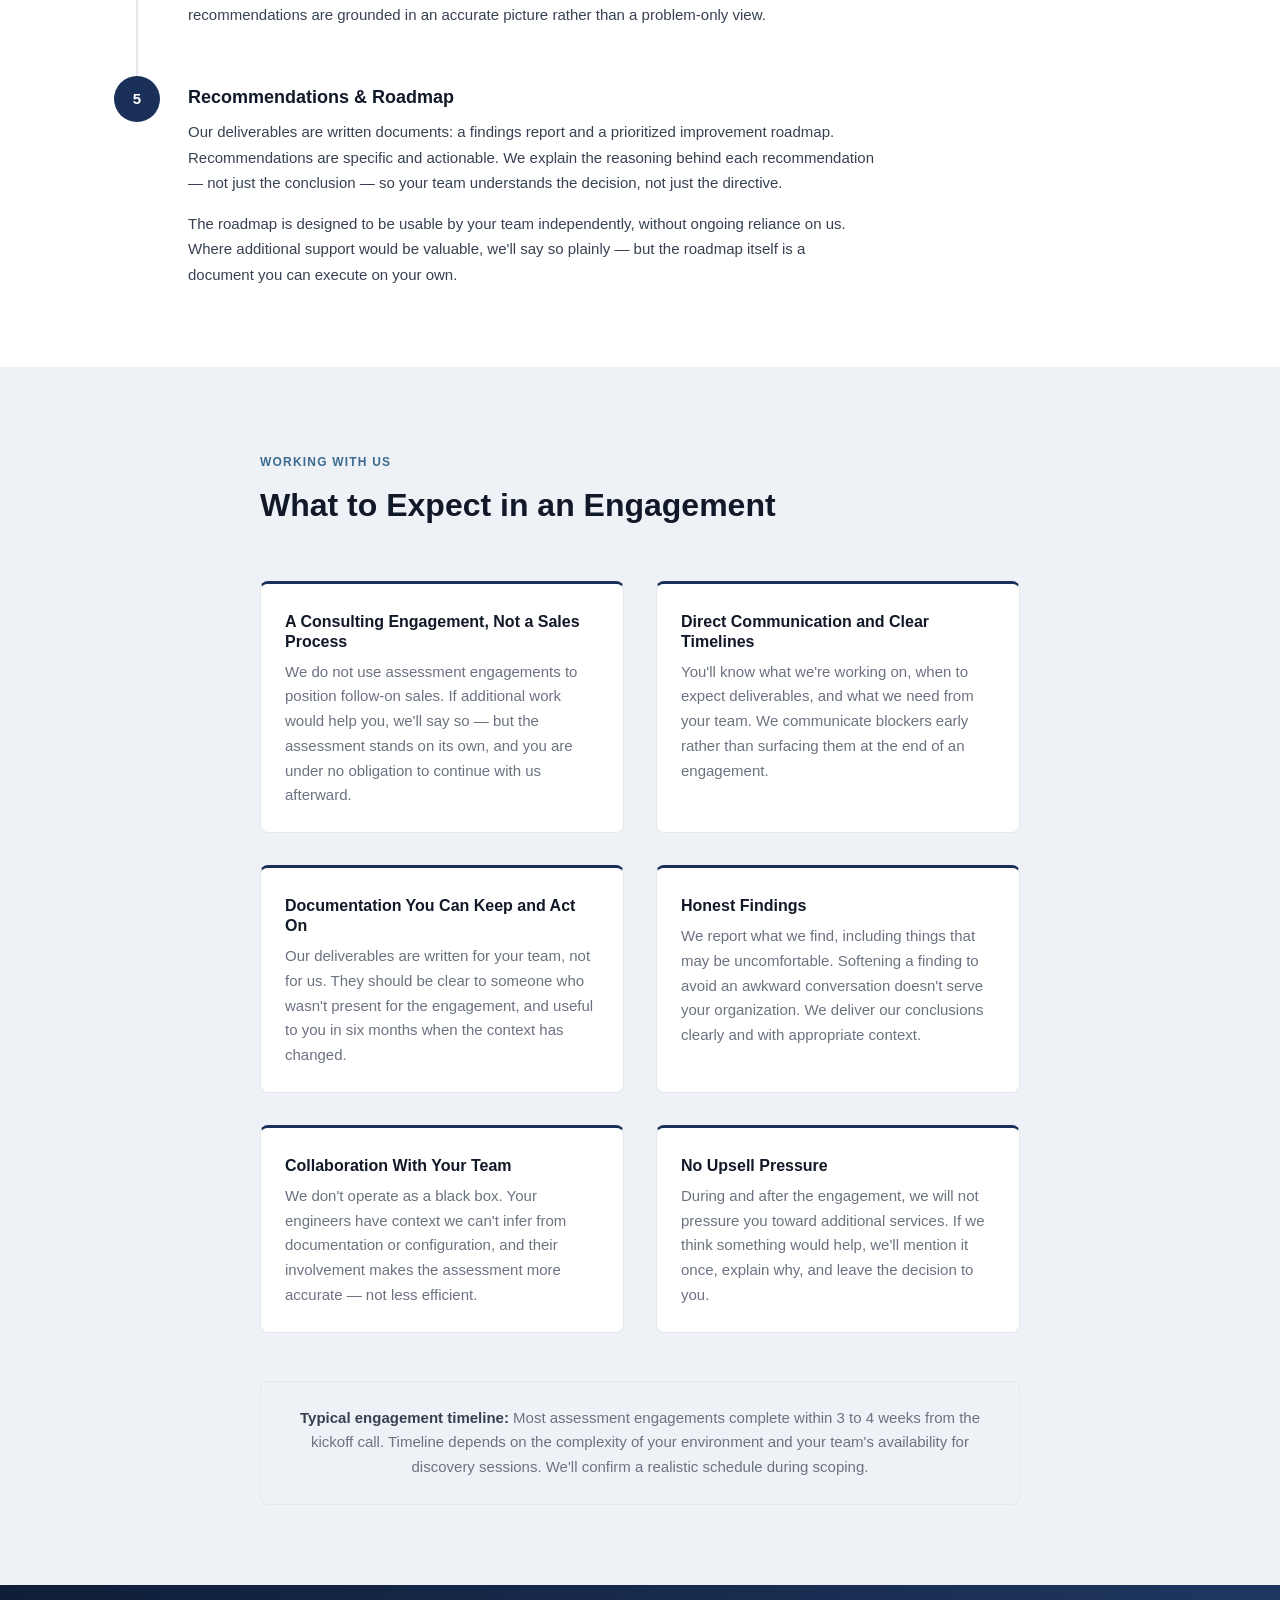
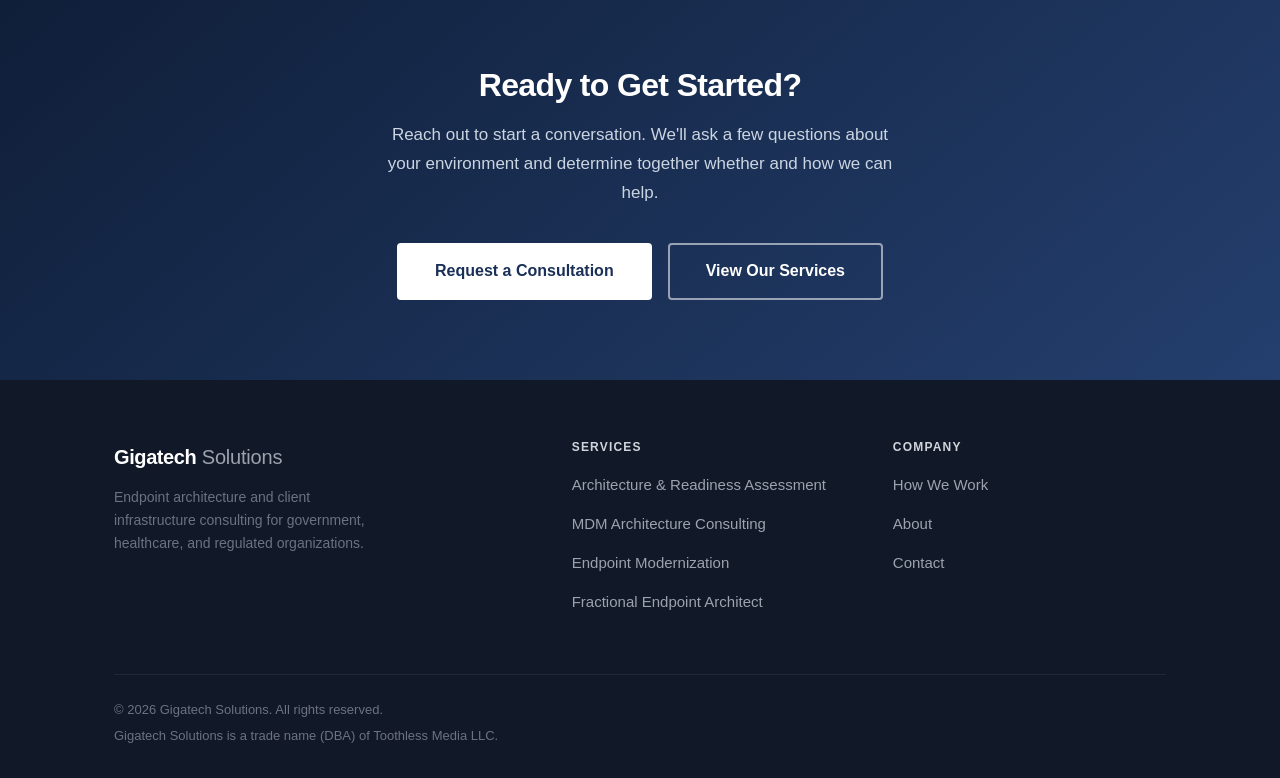
<file: how-we-work.html>
<!DOCTYPE html>
<html lang="en">
<head>
  <meta charset="UTF-8" />
  <meta name="viewport" content="width=device-width, initial-scale=1.0" />
  <title>How We Work — Gigatech Solutions</title>
  <meta name="description" content="Learn about Gigatech Solutions' structured, low-risk consulting approach — from discovery and technical review through gap analysis and a prioritized improvement roadmap." />
  <link rel="stylesheet" href="css/styles.css" />
</head>
<body>

  <!-- ============================================================
       NAVIGATION
  ============================================================ -->
  <header class="site-header">
    <nav class="nav-container" role="navigation" aria-label="Main navigation">
      <a href="index.html" class="nav-logo" aria-label="Gigatech Solutions home">
        <span class="logo-primary">Gigatech</span><span class="logo-secondary">&nbsp;Solutions</span>
      </a>
      <button class="nav-toggle" aria-label="Toggle navigation" aria-expanded="false">
        <span></span>
        <span></span>
        <span></span>
      </button>
      <ul class="nav-links" role="list">
        <li><a href="index.html">Home</a></li>
        <li><a href="services.html">Services</a></li>
        <li><a href="how-we-work.html">How We Work</a></li>
        <li><a href="about.html">About</a></li>
        <li><a href="contact.html" class="nav-cta">Contact</a></li>
      </ul>
    </nav>
  </header>


  <!-- ============================================================
       PAGE HEADER
  ============================================================ -->
  <section class="page-header" aria-label="Page introduction">
    <div class="container">
      <p class="page-header-label">Our Approach</p>
      <h1>How We Work</h1>
      <p>
        Most consulting engagements fall short not because of technical complexity, but
        because of insufficient discovery, unclear scope, or recommendations that don't
        account for an organization's real constraints. Our process is designed to avoid
        those problems.
      </p>
    </div>
  </section>


  <!-- ============================================================
       ENGAGEMENT PROCESS
  ============================================================ -->
  <section class="section" aria-labelledby="process-heading">
    <div class="container">

      <div class="section-header">
        <p class="section-label">The Engagement Process</p>
        <h2 class="section-heading" id="process-heading">A Structured Approach From First Conversation to Final Deliverable</h2>
        <p class="section-subheading">
          Each step builds on the last. We don't move into technical review until we
          understand the context, and we don't issue recommendations until we've
          completed a thorough analysis.
        </p>
      </div>

      <div class="process-steps" role="list">

        <!-- Step 1 -->
        <div class="process-step" role="listitem">
          <div class="step-marker">
            <div class="step-number" aria-hidden="true">1</div>
          </div>
          <div class="step-content">
            <h3>Discovery</h3>
            <p>
              We begin with structured conversations with your IT leadership, endpoint team,
              and relevant stakeholders. The goal is to understand your environment, your
              team's current capacity, your organizational and political constraints, and what
              you are actually trying to solve.
            </p>
            <p>
              We do not begin technical review until we understand the context. This stage
              often surfaces the real problem — which may be different from the presenting
              concern.
            </p>
          </div>
        </div>

        <!-- Step 2 -->
        <div class="process-step" role="listitem">
          <div class="step-marker">
            <div class="step-number" aria-hidden="true">2</div>
          </div>
          <div class="step-content">
            <h3>Technical Review</h3>
            <p>
              We examine your current endpoint environment in depth: MDM platform configuration,
              imaging and deployment practices, device lifecycle management processes, patch and
              update management, endpoint security tooling, and integration dependencies across
              identity, networking, and infrastructure.
            </p>
            <p>
              This review is documentation-driven and collaborative. We work with your team,
              not around them. Your engineers understand context that no external reviewer can
              infer from configuration alone.
            </p>
          </div>
        </div>

        <!-- Step 3 -->
        <div class="process-step" role="listitem">
          <div class="step-marker">
            <div class="step-number" aria-hidden="true">3</div>
          </div>
          <div class="step-content">
            <h3>Standards &amp; Governance Review</h3>
            <p>
              Beyond the technical configuration, we review your standards documentation,
              change management practices, provisioning and decommissioning workflows,
              policy governance structures, and exception-handling processes.
            </p>
            <p>
              How well your endpoint environment is documented, governed, and maintained
              matters as much as what the configuration actually contains. An undocumented
              environment — even a well-configured one — carries real operational and
              compliance risk.
            </p>
          </div>
        </div>

        <!-- Step 4 -->
        <div class="process-step" role="listitem">
          <div class="step-marker">
            <div class="step-number" aria-hidden="true">4</div>
          </div>
          <div class="step-content">
            <h3>Gap Analysis</h3>
            <p>
              We compare your current state against applicable industry standards, vendor
              best practices, and practical operational benchmarks appropriate to your
              sector and scale.
            </p>
            <p>
              Gaps are categorized by risk and impact — not simply listed. We prioritize
              findings that carry real operational, security, or compliance consequences.
              We also note areas that are functioning well, so recommendations are grounded
              in an accurate picture rather than a problem-only view.
            </p>
          </div>
        </div>

        <!-- Step 5 -->
        <div class="process-step" role="listitem">
          <div class="step-marker">
            <div class="step-number" aria-hidden="true">5</div>
          </div>
          <div class="step-content">
            <h3>Recommendations &amp; Roadmap</h3>
            <p>
              Our deliverables are written documents: a findings report and a prioritized
              improvement roadmap. Recommendations are specific and actionable. We explain
              the reasoning behind each recommendation — not just the conclusion — so your
              team understands the decision, not just the directive.
            </p>
            <p>
              The roadmap is designed to be usable by your team independently, without
              ongoing reliance on us. Where additional support would be valuable, we'll
              say so plainly — but the roadmap itself is a document you can execute on
              your own.
            </p>
          </div>
        </div>

      </div><!-- /process-steps -->
    </div>
  </section>


  <!-- ============================================================
       WHAT TO EXPECT
  ============================================================ -->
  <section class="section section-alt" aria-labelledby="expect-heading">
    <div class="container">
      <div style="max-width: 760px; margin: 0 auto;">

        <div class="section-header">
          <p class="section-label">Working With Us</p>
          <h2 class="section-heading" id="expect-heading">What to Expect in an Engagement</h2>
        </div>

        <div class="grid-2" style="margin-bottom: 48px;">

          <div class="principle-item">
            <h4>A Consulting Engagement, Not a Sales Process</h4>
            <p>
              We do not use assessment engagements to position follow-on sales. If additional
              work would help you, we'll say so — but the assessment stands on its own, and
              you are under no obligation to continue with us afterward.
            </p>
          </div>

          <div class="principle-item">
            <h4>Direct Communication and Clear Timelines</h4>
            <p>
              You'll know what we're working on, when to expect deliverables, and what we
              need from your team. We communicate blockers early rather than surfacing
              them at the end of an engagement.
            </p>
          </div>

          <div class="principle-item">
            <h4>Documentation You Can Keep and Act On</h4>
            <p>
              Our deliverables are written for your team, not for us. They should be clear
              to someone who wasn't present for the engagement, and useful to you in six
              months when the context has changed.
            </p>
          </div>

          <div class="principle-item">
            <h4>Honest Findings</h4>
            <p>
              We report what we find, including things that may be uncomfortable. Softening
              a finding to avoid an awkward conversation doesn't serve your organization.
              We deliver our conclusions clearly and with appropriate context.
            </p>
          </div>

          <div class="principle-item">
            <h4>Collaboration With Your Team</h4>
            <p>
              We don't operate as a black box. Your engineers have context we can't infer
              from documentation or configuration, and their involvement makes the assessment
              more accurate — not less efficient.
            </p>
          </div>

          <div class="principle-item">
            <h4>No Upsell Pressure</h4>
            <p>
              During and after the engagement, we will not pressure you toward additional
              services. If we think something would help, we'll mention it once, explain why,
              and leave the decision to you.
            </p>
          </div>

        </div>

        <div class="dba-notice" style="text-align: center;">
          <strong>Typical engagement timeline:</strong> Most assessment engagements complete within
          3 to 4 weeks from the kickoff call. Timeline depends on the complexity of your environment
          and your team's availability for discovery sessions. We'll confirm a realistic schedule
          during scoping.
        </div>

      </div>
    </div>
  </section>


  <!-- ============================================================
       CTA BANNER
  ============================================================ -->
  <section class="cta-section" aria-labelledby="hww-cta-heading">
    <div class="container">
      <h2 id="hww-cta-heading">Ready to Get Started?</h2>
      <p>
        Reach out to start a conversation. We'll ask a few questions about your environment
        and determine together whether and how we can help.
      </p>
      <div class="cta-actions">
        <a href="contact.html" class="btn btn-white btn-lg">Request a Consultation</a>
        <a href="services.html" class="btn btn-outline-white btn-lg">View Our Services</a>
      </div>
    </div>
  </section>


  <!-- ============================================================
       FOOTER
  ============================================================ -->
  <footer class="site-footer" role="contentinfo">
    <div class="container">
      <div class="footer-grid">

        <div class="footer-brand">
          <a href="index.html" class="nav-logo" aria-label="Gigatech Solutions home">
            <span class="logo-primary">Gigatech</span><span class="logo-secondary">&nbsp;Solutions</span>
          </a>
          <p class="footer-tagline">
            Endpoint architecture and client infrastructure consulting for government,
            healthcare, and regulated organizations.
          </p>
        </div>

        <div class="footer-col">
          <h4>Services</h4>
          <ul>
            <li><a href="services.html#assessment">Architecture &amp; Readiness Assessment</a></li>
            <li><a href="services.html#mdm">MDM Architecture Consulting</a></li>
            <li><a href="services.html#modernization">Endpoint Modernization</a></li>
            <li><a href="services.html#fractional">Fractional Endpoint Architect</a></li>
          </ul>
        </div>

        <div class="footer-col">
          <h4>Company</h4>
          <ul>
            <li><a href="how-we-work.html">How We Work</a></li>
            <li><a href="about.html">About</a></li>
            <li><a href="contact.html">Contact</a></li>
          </ul>
        </div>

      </div>

      <div class="footer-bottom">
        <div class="footer-legal">
          <p>&copy; 2026 Gigatech Solutions. All rights reserved.</p>
          <p>Gigatech Solutions is a trade name (DBA) of Toothless Media LLC.</p>
        </div>
      </div>
    </div>
  </footer>

  <script src="js/main.js"></script>
</body>
</html>
</file>
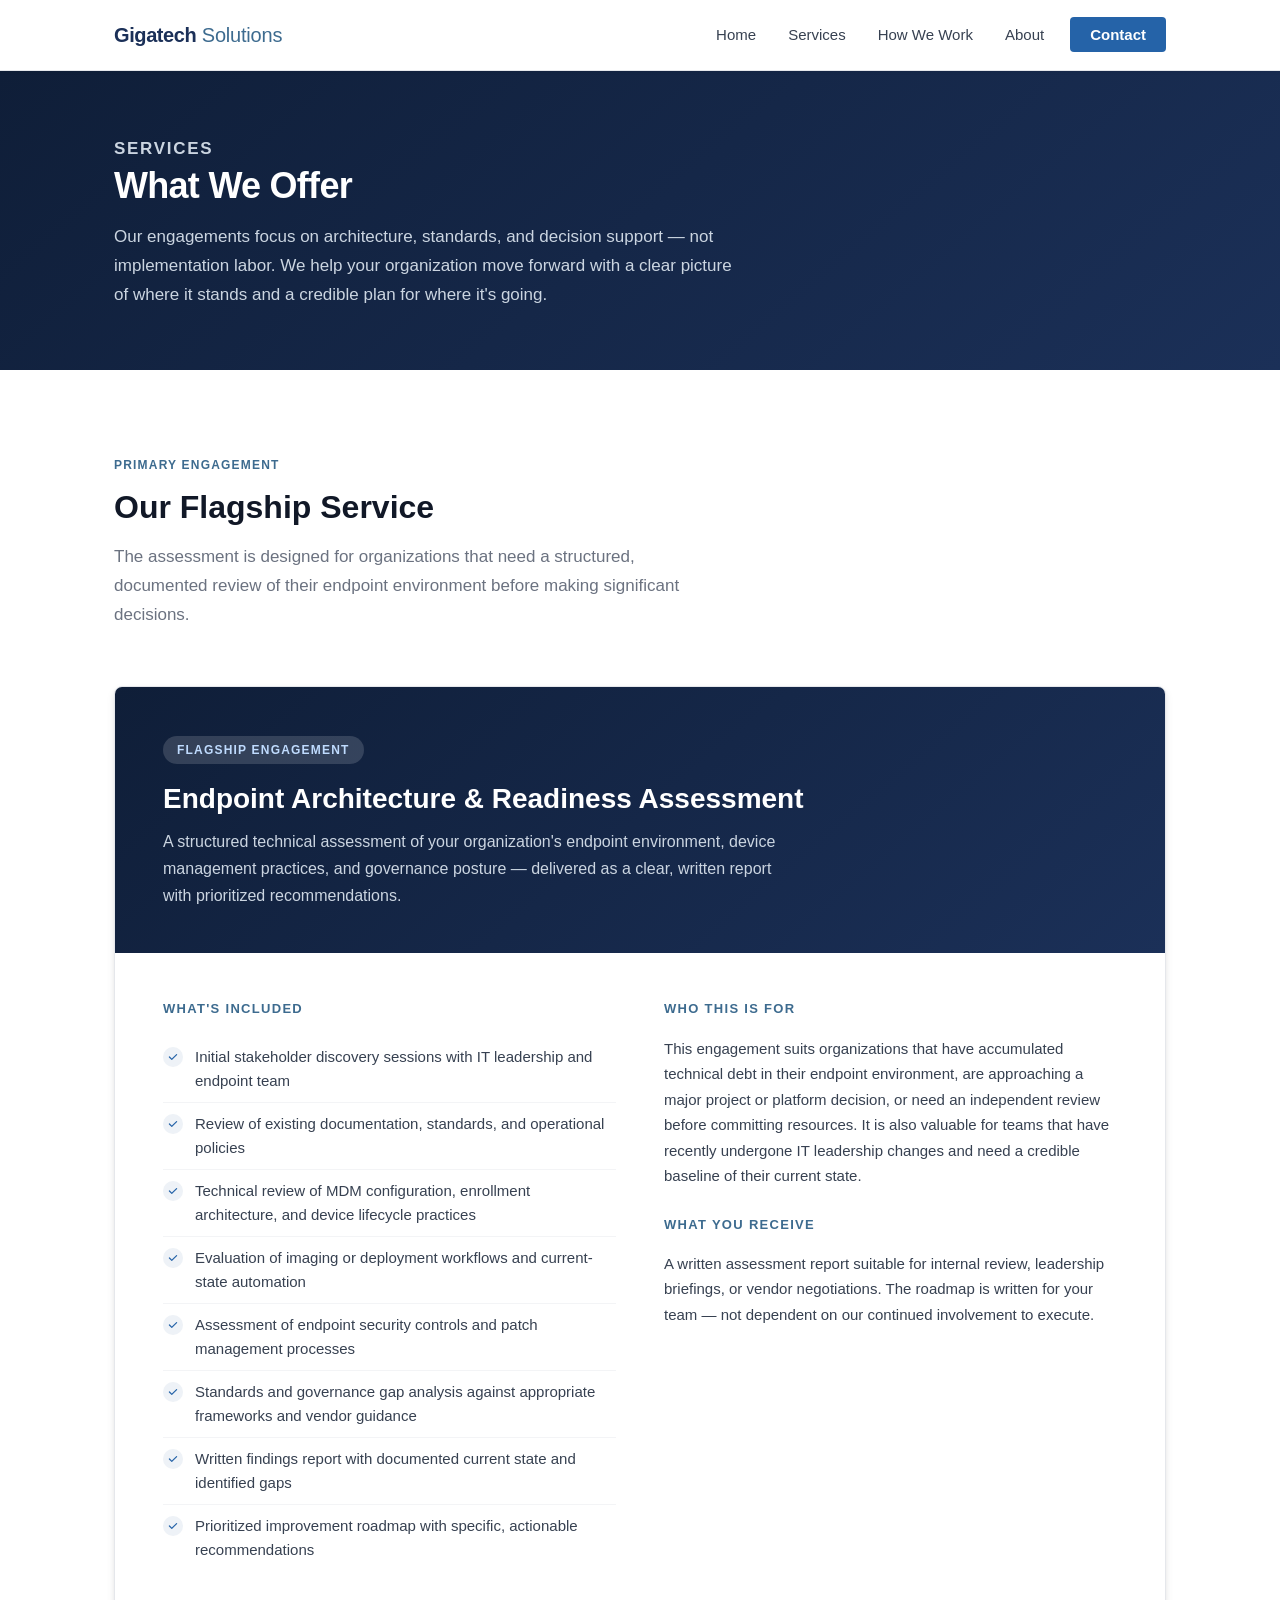
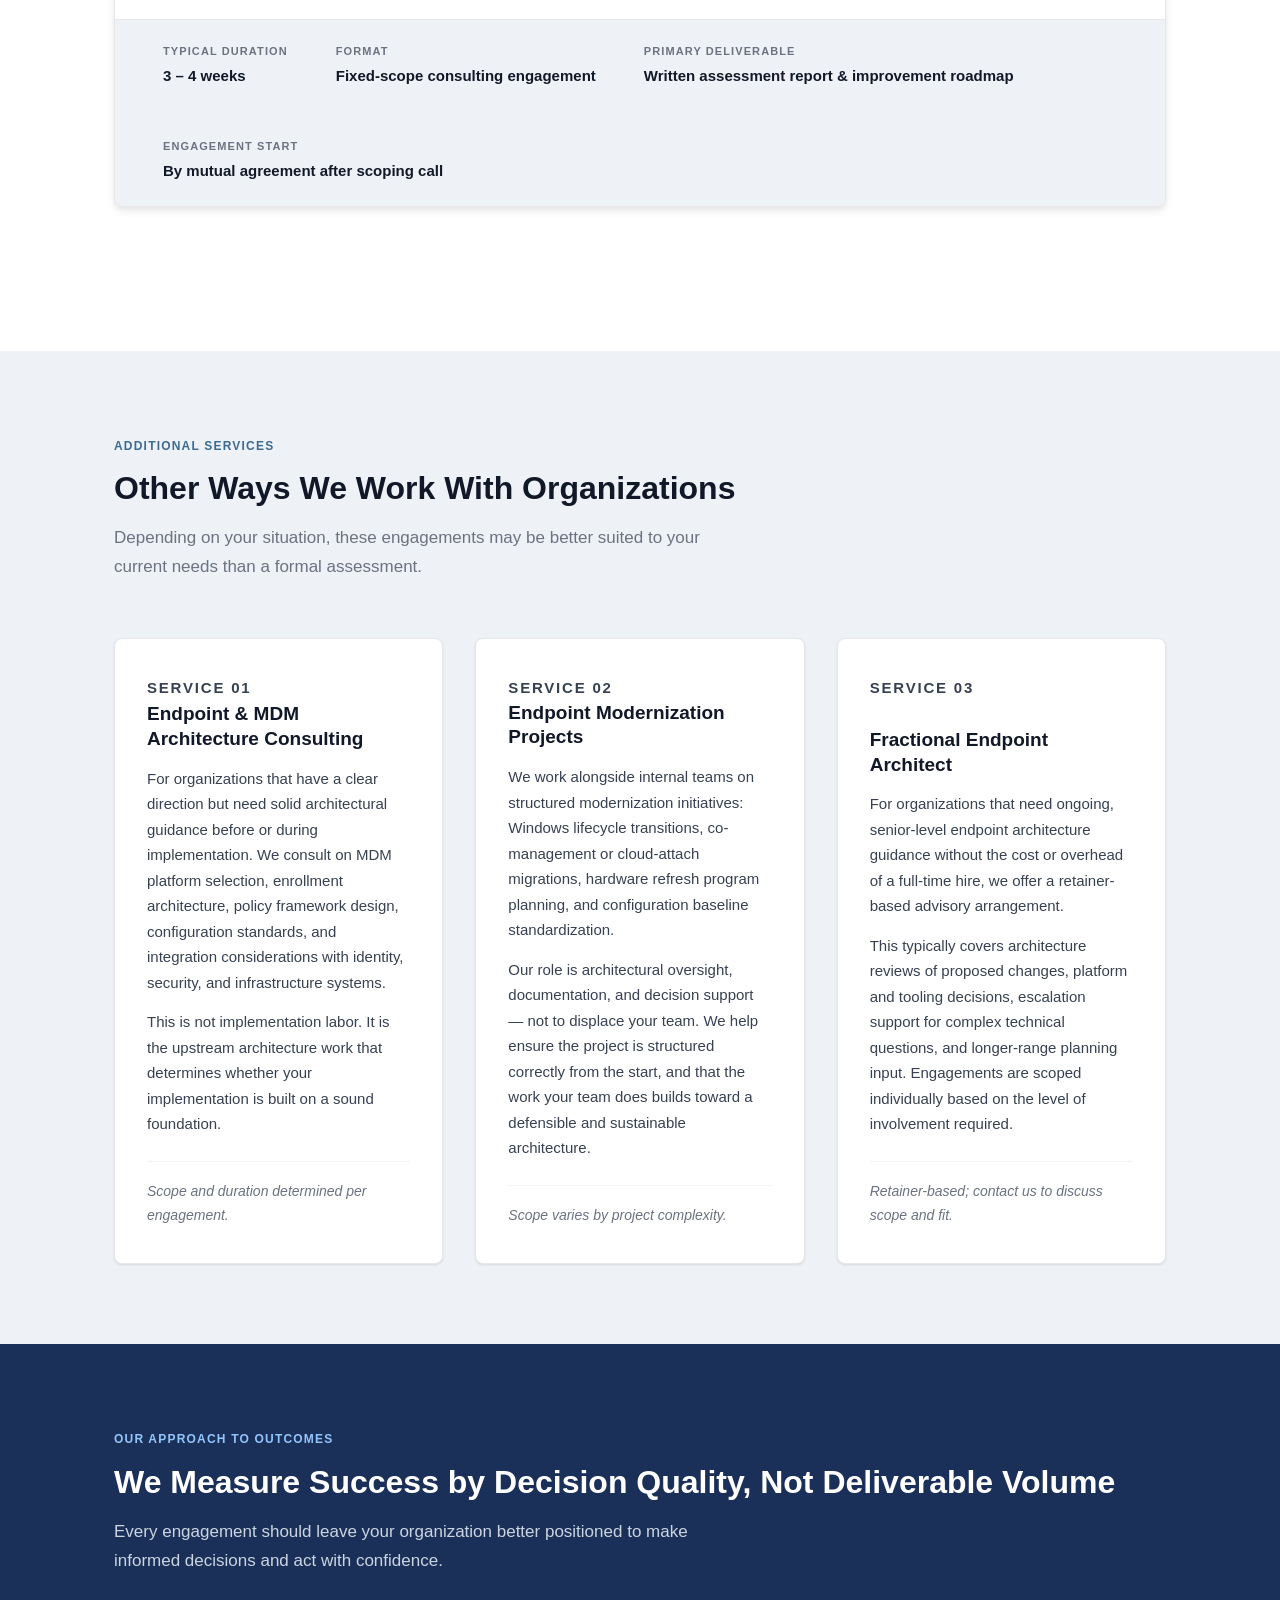
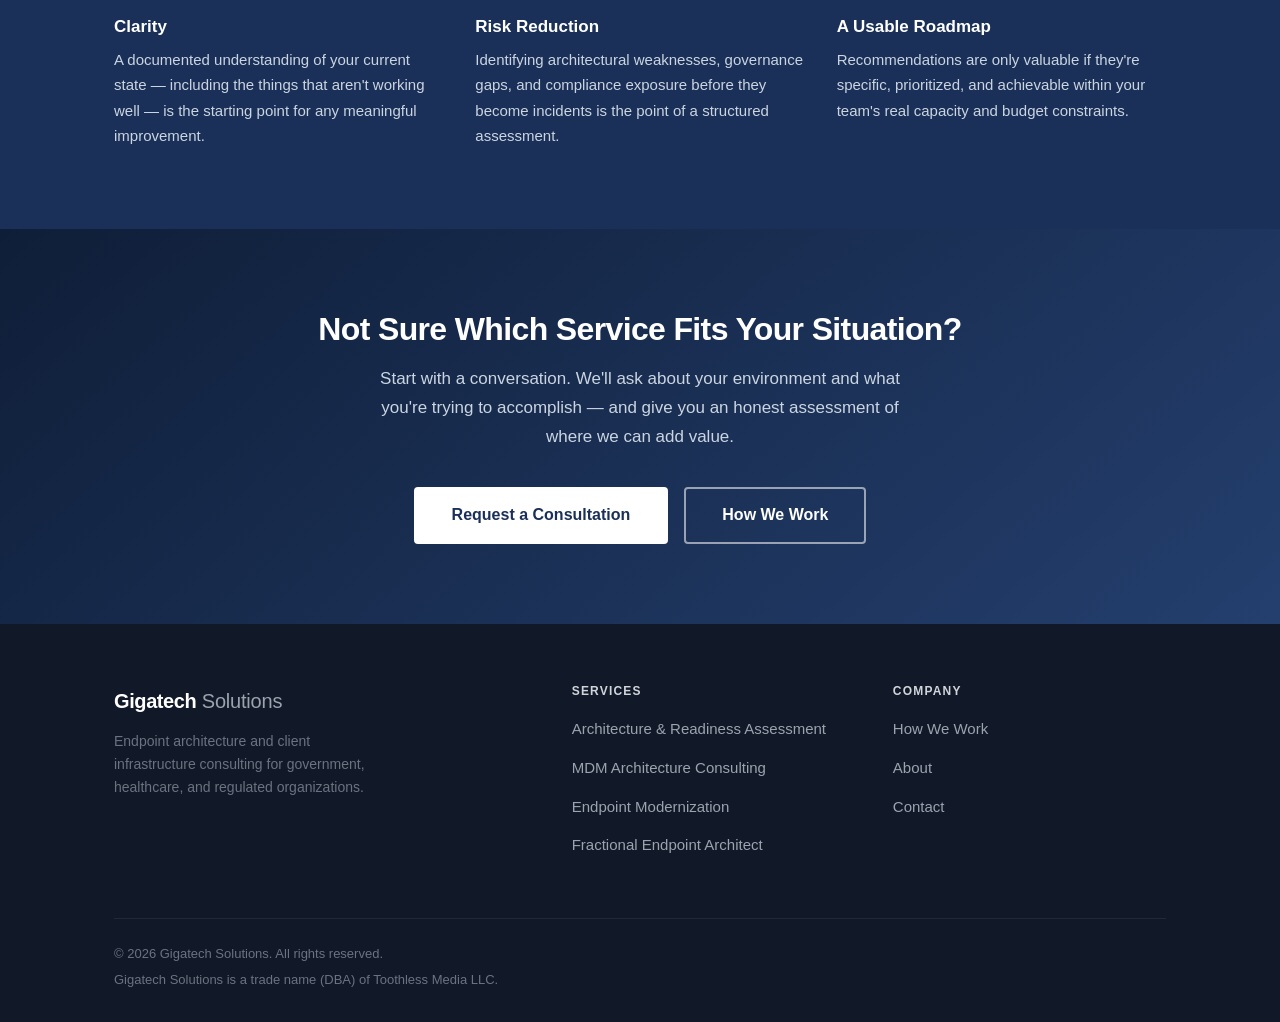
<file: services.html>
<!DOCTYPE html>
<html lang="en">
<head>
  <meta charset="UTF-8" />
  <meta name="viewport" content="width=device-width, initial-scale=1.0" />
  <title>Services — Gigatech Solutions</title>
  <meta name="description" content="Gigatech Solutions offers endpoint architecture assessments, MDM architecture consulting, endpoint modernization projects, and fractional endpoint architect services." />
  <link rel="stylesheet" href="css/styles.css" />
</head>
<body>

  <!-- ============================================================
       NAVIGATION
  ============================================================ -->
  <header class="site-header">
    <nav class="nav-container" role="navigation" aria-label="Main navigation">
      <a href="index.html" class="nav-logo" aria-label="Gigatech Solutions home">
        <span class="logo-primary">Gigatech</span><span class="logo-secondary">&nbsp;Solutions</span>
      </a>
      <button class="nav-toggle" aria-label="Toggle navigation" aria-expanded="false">
        <span></span>
        <span></span>
        <span></span>
      </button>
      <ul class="nav-links" role="list">
        <li><a href="index.html">Home</a></li>
        <li><a href="services.html">Services</a></li>
        <li><a href="how-we-work.html">How We Work</a></li>
        <li><a href="about.html">About</a></li>
        <li><a href="contact.html" class="nav-cta">Contact</a></li>
      </ul>
    </nav>
  </header>


  <!-- ============================================================
       PAGE HEADER
  ============================================================ -->
  <section class="page-header" aria-label="Page introduction">
    <div class="container">
      <p class="page-header-label">Services</p>
      <h1>What We Offer</h1>
      <p>
        Our engagements focus on architecture, standards, and decision support — not
        implementation labor. We help your organization move forward with a clear picture
        of where it stands and a credible plan for where it's going.
      </p>
    </div>
  </section>


  <!-- ============================================================
       FLAGSHIP SERVICE
  ============================================================ -->
  <section class="section" aria-labelledby="assessment-heading">
    <div class="container">

      <div class="section-header">
        <p class="section-label">Primary Engagement</p>
        <h2 class="section-heading">Our Flagship Service</h2>
        <p class="section-subheading">
          The assessment is designed for organizations that need a structured, documented
          review of their endpoint environment before making significant decisions.
        </p>
      </div>

      <article class="flagship" id="assessment">
        <div class="flagship-header">
          <span class="flagship-badge">Flagship Engagement</span>
          <h2 id="assessment-heading">Endpoint Architecture &amp; Readiness Assessment</h2>
          <p>
            A structured technical assessment of your organization's endpoint environment,
            device management practices, and governance posture — delivered as a clear,
            written report with prioritized recommendations.
          </p>
        </div>

        <div class="flagship-body">

          <div class="flagship-col">
            <h3>What's Included</h3>
            <ul class="check-list">
              <li>Initial stakeholder discovery sessions with IT leadership and endpoint team</li>
              <li>Review of existing documentation, standards, and operational policies</li>
              <li>Technical review of MDM configuration, enrollment architecture, and device lifecycle practices</li>
              <li>Evaluation of imaging or deployment workflows and current-state automation</li>
              <li>Assessment of endpoint security controls and patch management processes</li>
              <li>Standards and governance gap analysis against appropriate frameworks and vendor guidance</li>
              <li>Written findings report with documented current state and identified gaps</li>
              <li>Prioritized improvement roadmap with specific, actionable recommendations</li>
            </ul>
          </div>

          <div class="flagship-col">
            <h3>Who This Is For</h3>
            <p style="font-size: 0.9375rem; color: var(--text-body); line-height: 1.7; margin-bottom: 20px;">
              This engagement suits organizations that have accumulated technical debt in their
              endpoint environment, are approaching a major project or platform decision, or need
              an independent review before committing resources. It is also valuable for teams
              that have recently undergone IT leadership changes and need a credible baseline
              of their current state.
            </p>

            <h3 style="margin-top: 28px;">What You Receive</h3>
            <p style="font-size: 0.9375rem; color: var(--text-body); line-height: 1.7; margin-bottom: 0;">
              A written assessment report suitable for internal review, leadership briefings, or
              vendor negotiations. The roadmap is written for your team — not dependent on our
              continued involvement to execute.
            </p>
          </div>

        </div>

        <div class="flagship-meta">
          <div class="flagship-meta-item">
            <span class="flagship-meta-label">Typical Duration</span>
            <span class="flagship-meta-value">3 – 4 weeks</span>
          </div>
          <div class="flagship-meta-item">
            <span class="flagship-meta-label">Format</span>
            <span class="flagship-meta-value">Fixed-scope consulting engagement</span>
          </div>
          <div class="flagship-meta-item">
            <span class="flagship-meta-label">Primary Deliverable</span>
            <span class="flagship-meta-value">Written assessment report &amp; improvement roadmap</span>
          </div>
          <div class="flagship-meta-item">
            <span class="flagship-meta-label">Engagement Start</span>
            <span class="flagship-meta-value">By mutual agreement after scoping call</span>
          </div>
        </div>
      </article>

    </div>
  </section>


  <!-- ============================================================
       ADDITIONAL SERVICES
  ============================================================ -->
  <section class="section section-alt" aria-labelledby="additional-heading">
    <div class="container">

      <div class="section-header">
        <p class="section-label">Additional Services</p>
        <h2 class="section-heading" id="additional-heading">Other Ways We Work With Organizations</h2>
        <p class="section-subheading">
          Depending on your situation, these engagements may be better suited to your
          current needs than a formal assessment.
        </p>
      </div>

      <div class="grid-3">

        <!-- MDM Architecture -->
        <article class="service-card" id="mdm">
          <p class="service-card-number">Service 01</p>
          <h3>Endpoint &amp; MDM Architecture Consulting</h3>
          <p>
            For organizations that have a clear direction but need solid architectural guidance
            before or during implementation. We consult on MDM platform selection, enrollment
            architecture, policy framework design, configuration standards, and integration
            considerations with identity, security, and infrastructure systems.
          </p>
          <p style="margin-top: 14px; font-size: 0.9375rem; color: var(--text-body); line-height: 1.7; margin-bottom: 0;">
            This is not implementation labor. It is the upstream architecture work that
            determines whether your implementation is built on a sound foundation.
          </p>
          <div class="service-card-footer">
            Scope and duration determined per engagement.
          </div>
        </article>

        <!-- Modernization Projects -->
        <article class="service-card" id="modernization">
          <p class="service-card-number">Service 02</p>
          <h3>Endpoint Modernization Projects</h3>
          <p>
            We work alongside internal teams on structured modernization initiatives:
            Windows lifecycle transitions, co-management or cloud-attach migrations,
            hardware refresh program planning, and configuration baseline standardization.
          </p>
          <p style="margin-top: 14px; font-size: 0.9375rem; color: var(--text-body); line-height: 1.7; margin-bottom: 0;">
            Our role is architectural oversight, documentation, and decision support —
            not to displace your team. We help ensure the project is structured correctly
            from the start, and that the work your team does builds toward a defensible
            and sustainable architecture.
          </p>
          <div class="service-card-footer">
            Scope varies by project complexity.
          </div>
        </article>

        <!-- Fractional Architect -->
        <article class="service-card" id="fractional">
          <p class="service-card-number">Service 03</p>
          <h3>Fractional Endpoint Architect</h3>
          <p>
            For organizations that need ongoing, senior-level endpoint architecture guidance
            without the cost or overhead of a full-time hire, we offer a retainer-based
            advisory arrangement.
          </p>
          <p style="margin-top: 14px; font-size: 0.9375rem; color: var(--text-body); line-height: 1.7; margin-bottom: 0;">
            This typically covers architecture reviews of proposed changes, platform and
            tooling decisions, escalation support for complex technical questions, and
            longer-range planning input. Engagements are scoped individually based on the
            level of involvement required.
          </p>
          <div class="service-card-footer">
            Retainer-based; contact us to discuss scope and fit.
          </div>
        </article>

      </div>
    </div>
  </section>


  <!-- ============================================================
       OUTCOMES NOTE
  ============================================================ -->
  <section class="section section-dark" aria-labelledby="outcomes-heading">
    <div class="container">
      <div class="section-header" style="margin-bottom: 40px;">
        <p class="section-label">Our Approach to Outcomes</p>
        <h2 class="section-heading" id="outcomes-heading">We Measure Success by Decision Quality, Not Deliverable Volume</h2>
        <p class="section-subheading">
          Every engagement should leave your organization better positioned to make
          informed decisions and act with confidence.
        </p>
      </div>
      <div class="grid-3">
        <div>
          <h3 style="color: white; font-size: 1.0625rem; margin-bottom: 10px;">Clarity</h3>
          <p style="font-size: 0.9375rem; color: #cbd5e1; line-height: 1.7; margin: 0;">
            A documented understanding of your current state — including the things that
            aren't working well — is the starting point for any meaningful improvement.
          </p>
        </div>
        <div>
          <h3 style="color: white; font-size: 1.0625rem; margin-bottom: 10px;">Risk Reduction</h3>
          <p style="font-size: 0.9375rem; color: #cbd5e1; line-height: 1.7; margin: 0;">
            Identifying architectural weaknesses, governance gaps, and compliance exposure
            before they become incidents is the point of a structured assessment.
          </p>
        </div>
        <div>
          <h3 style="color: white; font-size: 1.0625rem; margin-bottom: 10px;">A Usable Roadmap</h3>
          <p style="font-size: 0.9375rem; color: #cbd5e1; line-height: 1.7; margin: 0;">
            Recommendations are only valuable if they're specific, prioritized, and
            achievable within your team's real capacity and budget constraints.
          </p>
        </div>
      </div>
    </div>
  </section>


  <!-- ============================================================
       CTA BANNER
  ============================================================ -->
  <section class="cta-section" aria-labelledby="services-cta-heading">
    <div class="container">
      <h2 id="services-cta-heading">Not Sure Which Service Fits Your Situation?</h2>
      <p>
        Start with a conversation. We'll ask about your environment and what you're
        trying to accomplish — and give you an honest assessment of where we can add value.
      </p>
      <div class="cta-actions">
        <a href="contact.html" class="btn btn-white btn-lg">Request a Consultation</a>
        <a href="how-we-work.html" class="btn btn-outline-white btn-lg">How We Work</a>
      </div>
    </div>
  </section>


  <!-- ============================================================
       FOOTER
  ============================================================ -->
  <footer class="site-footer" role="contentinfo">
    <div class="container">
      <div class="footer-grid">

        <div class="footer-brand">
          <a href="index.html" class="nav-logo" aria-label="Gigatech Solutions home">
            <span class="logo-primary">Gigatech</span><span class="logo-secondary">&nbsp;Solutions</span>
          </a>
          <p class="footer-tagline">
            Endpoint architecture and client infrastructure consulting for government,
            healthcare, and regulated organizations.
          </p>
        </div>

        <div class="footer-col">
          <h4>Services</h4>
          <ul>
            <li><a href="services.html#assessment">Architecture &amp; Readiness Assessment</a></li>
            <li><a href="services.html#mdm">MDM Architecture Consulting</a></li>
            <li><a href="services.html#modernization">Endpoint Modernization</a></li>
            <li><a href="services.html#fractional">Fractional Endpoint Architect</a></li>
          </ul>
        </div>

        <div class="footer-col">
          <h4>Company</h4>
          <ul>
            <li><a href="how-we-work.html">How We Work</a></li>
            <li><a href="about.html">About</a></li>
            <li><a href="contact.html">Contact</a></li>
          </ul>
        </div>

      </div>

      <div class="footer-bottom">
        <div class="footer-legal">
          <p>&copy; 2026 Gigatech Solutions. All rights reserved.</p>
          <p>Gigatech Solutions is a trade name (DBA) of Toothless Media LLC.</p>
        </div>
      </div>
    </div>
  </footer>

  <script src="js/main.js"></script>
</body>
</html>
</file>
<file: css/styles.css>
/* ==============================================
   Gigatech Solutions — Main Stylesheet
   Version 1.0
   ============================================== */


/* ==============================================
   1. CSS CUSTOM PROPERTIES
   ============================================== */

:root {
  /* Colors */
  --navy:          #1b3058;
  --navy-dark:     #0f1e38;
  --navy-mid:      #243f6e;
  --blue:          #2563a8;
  --blue-hover:    #1d4f8c;
  --blue-light:    #dbeafe;
  --steel:         #3d6b8f;
  --text-dark:     #111827;
  --text-body:     #374151;
  --text-muted:    #6b7280;
  --border:        #e5e7eb;
  --border-light:  #f3f4f6;
  --bg-white:      #ffffff;
  --bg-light:      #f9fafb;
  --bg-section:    #eef2f7;

  /* Shadows */
  --shadow-sm: 0 1px 3px rgba(0,0,0,0.07), 0 1px 2px rgba(0,0,0,0.04);
  --shadow-md: 0 4px 8px rgba(0,0,0,0.08), 0 2px 4px rgba(0,0,0,0.04);
  --shadow-lg: 0 10px 24px rgba(0,0,0,0.10), 0 4px 8px rgba(0,0,0,0.05);

  /* Typography */
  --font: -apple-system, BlinkMacSystemFont, 'Segoe UI', Roboto, 'Helvetica Neue', Arial, sans-serif;

  /* Spacing */
  --section-padding: 80px;
  --container-padding: 24px;
  --max-width: 1100px;

  /* Layout */
  --nav-height: 70px;
  --radius:    4px;
  --radius-md: 8px;

  /* Transitions */
  --transition:      150ms ease;
  --transition-slow: 250ms ease;
}


/* ==============================================
   2. RESET & BASE
   ============================================== */

*, *::before, *::after {
  box-sizing: border-box;
  margin: 0;
  padding: 0;
}

html {
  font-size: 16px;
  scroll-behavior: smooth;
  -webkit-font-smoothing: antialiased;
  -moz-osx-font-smoothing: grayscale;
}

body {
  font-family: var(--font);
  font-size: 1.0625rem;
  line-height: 1.7;
  color: var(--text-body);
  background-color: var(--bg-white);
}

img { max-width: 100%; display: block; }

a {
  color: var(--blue);
  text-decoration: none;
  transition: color var(--transition);
}
a:hover { color: var(--blue-hover); }

ul { list-style: none; }

h1, h2, h3, h4, h5, h6 {
  font-family: var(--font);
  font-weight: 700;
  line-height: 1.25;
  color: var(--text-dark);
}

h1 { font-size: 2.75rem; }
h2 { font-size: 2rem; }
h3 { font-size: 1.375rem; }
h4 { font-size: 1.125rem; }

p { margin-bottom: 1em; }
p:last-child { margin-bottom: 0; }

strong { font-weight: 600; color: var(--text-dark); }


/* ==============================================
   3. LAYOUT UTILITIES
   ============================================== */

.container {
  max-width: var(--max-width);
  margin: 0 auto;
  padding: 0 var(--container-padding);
}

.section { padding: var(--section-padding) 0; }

.section-alt  { background-color: var(--bg-section); }
.section-dark { background-color: var(--navy); color: white; }

.section-label {
  display: inline-block;
  font-size: 0.75rem;
  font-weight: 600;
  letter-spacing: 0.1em;
  text-transform: uppercase;
  color: var(--steel);
  margin-bottom: 12px;
}
.section-dark .section-label { color: #93c5fd; }

.section-heading {
  font-size: 2rem;
  font-weight: 700;
  color: var(--text-dark);
  line-height: 1.25;
  margin-bottom: 16px;
}
.section-dark .section-heading { color: white; }

.section-subheading {
  font-size: 1.0625rem;
  color: var(--text-muted);
  max-width: 600px;
  line-height: 1.7;
}
.section-dark .section-subheading { color: #cbd5e1; }

.section-header { margin-bottom: 56px; }
.section-header.centered { text-align: center; }
.section-header.centered .section-subheading { margin: 0 auto; }

.grid-2 { display: grid; grid-template-columns: 1fr 1fr;          gap: 32px; }
.grid-3 { display: grid; grid-template-columns: repeat(3, 1fr);   gap: 32px; }
.grid-4 { display: grid; grid-template-columns: repeat(4, 1fr);   gap: 24px; }


/* ==============================================
   4. BUTTONS
   ============================================== */

.btn {
  display: inline-block;
  padding: 12px 28px;
  font-size: 0.9375rem;
  font-weight: 600;
  font-family: var(--font);
  border-radius: var(--radius);
  cursor: pointer;
  transition: background-color var(--transition), color var(--transition),
              border-color var(--transition), box-shadow var(--transition);
  border: 2px solid transparent;
  text-align: center;
  white-space: nowrap;
  line-height: 1.4;
}

.btn-primary {
  background-color: var(--blue);
  color: white;
  border-color: var(--blue);
}
.btn-primary:hover {
  background-color: var(--blue-hover);
  border-color: var(--blue-hover);
  color: white;
  box-shadow: 0 2px 8px rgba(37,99,168,0.3);
}

.btn-outline {
  background-color: transparent;
  color: var(--blue);
  border-color: var(--blue);
}
.btn-outline:hover {
  background-color: var(--blue);
  color: white;
}

.btn-outline-white {
  background-color: transparent;
  color: white;
  border-color: rgba(255,255,255,0.55);
}
.btn-outline-white:hover {
  background-color: rgba(255,255,255,0.1);
  border-color: white;
  color: white;
}

.btn-white {
  background-color: white;
  color: var(--navy);
  border-color: white;
}
.btn-white:hover {
  background-color: #e8eef6;
  color: var(--navy-dark);
}

.btn-lg {
  padding: 15px 36px;
  font-size: 1rem;
}


/* ==============================================
   5. NAVIGATION
   ============================================== */

.site-header {
  position: sticky;
  top: 0;
  z-index: 100;
  background-color: white;
  border-bottom: 1px solid var(--border);
  box-shadow: 0 1px 4px rgba(0,0,0,0.06);
}

.nav-container {
  max-width: var(--max-width);
  margin: 0 auto;
  padding: 0 var(--container-padding);
  display: flex;
  align-items: center;
  justify-content: space-between;
  height: var(--nav-height);
}

.nav-logo {
  text-decoration: none;
  display: flex;
  align-items: baseline;
}
.logo-primary {
  font-size: 1.25rem;
  font-weight: 800;
  color: var(--navy);
  letter-spacing: -0.02em;
}
.logo-secondary {
  font-size: 1.25rem;
  font-weight: 400;
  color: var(--steel);
  letter-spacing: -0.01em;
}

.nav-links {
  display: flex;
  align-items: center;
  gap: 4px;
}
.nav-links a {
  font-size: 0.9375rem;
  font-weight: 500;
  color: var(--text-body);
  padding: 8px 14px;
  border-radius: var(--radius);
  transition: color var(--transition), background-color var(--transition);
  text-decoration: none;
}
.nav-links a:hover {
  color: var(--navy);
  background-color: var(--bg-light);
}
.nav-links a.active {
  color: var(--blue);
  font-weight: 600;
}
.nav-links .nav-cta {
  background-color: var(--blue);
  color: white;
  padding: 9px 20px;
  border-radius: var(--radius);
  font-weight: 600;
  margin-left: 8px;
}
.nav-links .nav-cta:hover {
  background-color: var(--blue-hover);
  color: white;
}
.nav-links .nav-cta.active {
  background-color: var(--blue-hover);
  color: white;
}

/* Mobile hamburger */
.nav-toggle {
  display: none;
  flex-direction: column;
  justify-content: space-between;
  width: 28px;
  height: 20px;
  background: none;
  border: none;
  cursor: pointer;
  padding: 0;
}
.nav-toggle span {
  display: block;
  width: 100%;
  height: 2px;
  background-color: var(--text-dark);
  border-radius: 2px;
  transition: transform var(--transition-slow), opacity var(--transition-slow);
}


/* ==============================================
   6. HERO  (home page)
   ============================================== */

.hero {
  background: linear-gradient(140deg, var(--navy-dark) 0%, var(--navy) 55%, var(--navy-mid) 100%);
  padding: 100px 0 96px;
  color: white;
}

.hero-eyebrow {
  display: inline-block;
  font-size: 0.8125rem;
  font-weight: 600;
  letter-spacing: 0.12em;
  text-transform: uppercase;
  color: #93c5fd;
  margin-bottom: 20px;
}

.hero-headline {
  font-size: 3rem;
  font-weight: 800;
  color: white;
  line-height: 1.15;
  letter-spacing: -0.025em;
  margin-bottom: 24px;
  max-width: 800px;
}

.hero-sub {
  font-size: 1.1875rem;
  color: #cbd5e1;
  line-height: 1.75;
  max-width: 620px;
  margin-bottom: 40px;
}

.hero-actions {
  display: flex;
  gap: 16px;
  flex-wrap: wrap;
  align-items: center;
}


/* ==============================================
   7. PAGE HEADER  (interior pages)
   ============================================== */

.page-header {
  background: linear-gradient(140deg, var(--navy-dark) 0%, var(--navy) 100%);
  padding: 64px 0 60px;
  color: white;
}

.page-header-label {
  display: inline-block;
  font-size: 0.75rem;
  font-weight: 600;
  letter-spacing: 0.1em;
  text-transform: uppercase;
  color: #93c5fd;
  margin-bottom: 12px;
}

.page-header h1 {
  font-size: 2.25rem;
  font-weight: 800;
  color: white;
  line-height: 1.2;
  letter-spacing: -0.02em;
  margin-bottom: 16px;
  max-width: 700px;
}

.page-header p {
  font-size: 1.0625rem;
  color: #cbd5e1;
  max-width: 620px;
  line-height: 1.7;
  margin-bottom: 0;
}


/* ==============================================
   8. WHO WE HELP  (home page)
   ============================================== */

.help-grid {
  display: grid;
  grid-template-columns: 1fr 1fr;
  gap: 14px;
}

.help-item {
  display: flex;
  align-items: flex-start;
  gap: 14px;
  padding: 20px 22px;
  background: white;
  border: 1px solid var(--border);
  border-left: 3px solid var(--blue);
  border-radius: var(--radius-md);
}

.help-item-icon {
  flex-shrink: 0;
  width: 32px;
  height: 32px;
  background-color: var(--blue-light);
  border-radius: 50%;
  display: flex;
  align-items: center;
  justify-content: center;
  color: var(--blue);
  font-size: 0.875rem;
  font-weight: 700;
  margin-top: 1px;
}

.help-item p {
  font-size: 0.9375rem;
  color: var(--text-body);
  line-height: 1.55;
  margin: 0;
}


/* ==============================================
   9. OVERVIEW CARDS  (home page)
   ============================================== */

.overview-card {
  background: white;
  border: 1px solid var(--border);
  border-radius: var(--radius-md);
  padding: 32px;
  box-shadow: var(--shadow-sm);
  transition: box-shadow var(--transition-slow), transform var(--transition-slow);
  display: flex;
  flex-direction: column;
}
.overview-card:hover {
  box-shadow: var(--shadow-md);
  transform: translateY(-2px);
}

.card-icon {
  width: 44px;
  height: 44px;
  background-color: var(--bg-section);
  border-radius: var(--radius);
  display: flex;
  align-items: center;
  justify-content: center;
  margin-bottom: 20px;
  color: var(--steel);
  flex-shrink: 0;
}

.card-title {
  font-size: 1.0625rem;
  font-weight: 700;
  color: var(--text-dark);
  margin-bottom: 10px;
  line-height: 1.3;
}

.card-text {
  font-size: 0.9375rem;
  color: var(--text-muted);
  line-height: 1.65;
  margin-bottom: 0;
  flex: 1;
}


/* ==============================================
   10. CHECK LIST
   ============================================== */

.check-list {
  list-style: none;
  padding: 0;
}

.check-list li {
  display: flex;
  align-items: flex-start;
  gap: 12px;
  padding: 9px 0;
  font-size: 0.9375rem;
  color: var(--text-body);
  line-height: 1.6;
  border-bottom: 1px solid var(--border-light);
}
.check-list li:last-child { border-bottom: none; }

.check-list li::before {
  content: '';
  flex-shrink: 0;
  width: 20px;
  height: 20px;
  background-color: var(--bg-section);
  border-radius: 50%;
  background-image: url("data:image/svg+xml,%3Csvg xmlns='http://www.w3.org/2000/svg' viewBox='0 0 20 20' fill='%232563a8'%3E%3Cpath fill-rule='evenodd' d='M16.707 5.293a1 1 0 010 1.414l-8 8a1 1 0 01-1.414 0l-4-4a1 1 0 011.414-1.414L8 12.586l7.293-7.293a1 1 0 011.414 0z' clip-rule='evenodd'/%3E%3C/svg%3E");
  background-repeat: no-repeat;
  background-position: center;
  background-size: 12px;
  margin-top: 2px;
}

/* Light variant (dark backgrounds) */
.check-list-light li {
  color: #cbd5e1;
  border-bottom-color: rgba(255,255,255,0.08);
}
.check-list-light li::before {
  background-color: rgba(255,255,255,0.1);
  background-image: url("data:image/svg+xml,%3Csvg xmlns='http://www.w3.org/2000/svg' viewBox='0 0 20 20' fill='%2393c5fd'%3E%3Cpath fill-rule='evenodd' d='M16.707 5.293a1 1 0 010 1.414l-8 8a1 1 0 01-1.414 0l-4-4a1 1 0 011.414-1.414L8 12.586l7.293-7.293a1 1 0 011.414 0z' clip-rule='evenodd'/%3E%3C/svg%3E");
}


/* ==============================================
   11. FLAGSHIP SERVICE
   ============================================== */

.flagship {
  background: white;
  border: 1px solid var(--border);
  border-radius: var(--radius-md);
  overflow: hidden;
  box-shadow: var(--shadow-md);
  margin-bottom: 64px;
}

.flagship-header {
  background: linear-gradient(140deg, var(--navy-dark) 0%, var(--navy) 100%);
  padding: 48px 48px 44px;
  color: white;
}

.flagship-badge {
  display: inline-block;
  background: rgba(255,255,255,0.15);
  color: #bfdbfe;
  font-size: 0.75rem;
  font-weight: 600;
  letter-spacing: 0.1em;
  text-transform: uppercase;
  padding: 4px 14px;
  border-radius: 100px;
  margin-bottom: 18px;
}

.flagship-header h2 {
  font-size: 1.75rem;
  color: white;
  font-weight: 800;
  margin-bottom: 12px;
  line-height: 1.2;
}

.flagship-header > p {
  color: #cbd5e1;
  font-size: 1rem;
  max-width: 620px;
  margin-bottom: 0;
}

.flagship-body {
  padding: 48px;
  display: grid;
  grid-template-columns: 1fr 1fr;
  gap: 48px;
}

.flagship-col h3 {
  font-size: 0.8125rem;
  font-weight: 700;
  text-transform: uppercase;
  letter-spacing: 0.1em;
  color: var(--steel);
  margin-bottom: 18px;
}

.flagship-meta {
  background-color: var(--bg-section);
  padding: 22px 48px;
  display: flex;
  gap: 48px;
  border-top: 1px solid var(--border);
  flex-wrap: wrap;
  align-items: center;
}

.flagship-meta-item {
  display: flex;
  flex-direction: column;
}
.flagship-meta-label {
  font-size: 0.6875rem;
  font-weight: 700;
  text-transform: uppercase;
  letter-spacing: 0.1em;
  color: var(--text-muted);
  margin-bottom: 3px;
}
.flagship-meta-value {
  font-size: 0.9375rem;
  font-weight: 600;
  color: var(--text-dark);
}


/* ==============================================
   12. ADDITIONAL SERVICE CARDS
   ============================================== */

.service-card {
  background: white;
  border: 1px solid var(--border);
  border-radius: var(--radius-md);
  padding: 36px 32px;
  box-shadow: var(--shadow-sm);
  transition: box-shadow var(--transition-slow), transform var(--transition-slow);
  display: flex;
  flex-direction: column;
}
.service-card:hover {
  box-shadow: var(--shadow-md);
  transform: translateY(-2px);
}

.service-card-number {
  font-size: 0.6875rem;
  font-weight: 700;
  letter-spacing: 0.12em;
  color: var(--blue);
  text-transform: uppercase;
  margin-bottom: 12px;
}

.service-card h3 {
  font-size: 1.1875rem;
  font-weight: 700;
  color: var(--text-dark);
  margin-bottom: 14px;
  line-height: 1.3;
}

.service-card p {
  font-size: 0.9375rem;
  color: var(--text-body);
  line-height: 1.7;
  flex: 1;
  margin-bottom: 0;
}

.service-card-footer {
  margin-top: 24px;
  padding-top: 18px;
  border-top: 1px solid var(--border-light);
  font-size: 0.875rem;
  color: var(--text-muted);
  font-style: italic;
}


/* ==============================================
   13. PROCESS STEPS
   ============================================== */

.process-steps {
  max-width: 760px;
}

.process-step {
  display: flex;
  gap: 28px;
  position: relative;
}

/* Connecting vertical line between steps */
.process-step:not(:last-child)::after {
  content: '';
  position: absolute;
  left: 22px;
  top: 46px;
  width: 2px;
  bottom: 0;
  background: var(--border);
}

.step-marker {
  flex-shrink: 0;
  z-index: 1;
}

.step-number {
  width: 46px;
  height: 46px;
  background: var(--navy);
  color: white;
  border-radius: 50%;
  display: flex;
  align-items: center;
  justify-content: center;
  font-size: 0.9375rem;
  font-weight: 700;
}

.step-content {
  padding-bottom: 48px;
  flex: 1;
}
.process-step:last-child .step-content { padding-bottom: 0; }

.step-content h3 {
  font-size: 1.125rem;
  font-weight: 700;
  color: var(--text-dark);
  margin-bottom: 10px;
  margin-top: 10px;
  line-height: 1.3;
}

.step-content p {
  font-size: 0.9375rem;
  color: var(--text-body);
  line-height: 1.7;
}


/* ==============================================
   14. ABOUT PAGE ELEMENTS
   ============================================== */

.about-lead {
  font-size: 1.1875rem;
  font-weight: 400;
  color: var(--text-dark);
  line-height: 1.7;
  border-left: 3px solid var(--blue);
  padding-left: 24px;
  margin-bottom: 32px;
}

.principles-grid {
  display: grid;
  grid-template-columns: 1fr 1fr;
  gap: 20px;
}

.principle-item {
  padding: 28px 24px 24px;
  background: white;
  border: 1px solid var(--border);
  border-radius: var(--radius-md);
  border-top: 3px solid var(--navy);
}

.principle-item h4 {
  font-size: 1rem;
  font-weight: 700;
  color: var(--text-dark);
  margin-bottom: 8px;
}

.principle-item p {
  font-size: 0.9375rem;
  color: var(--text-muted);
  line-height: 1.65;
  margin: 0;
}

.dba-notice {
  background: var(--bg-section);
  border: 1px solid var(--border);
  border-radius: var(--radius-md);
  padding: 24px 28px;
  font-size: 0.9375rem;
  color: var(--text-muted);
  line-height: 1.65;
}
.dba-notice strong { color: var(--text-body); }


/* ==============================================
   15. CONTACT FORM
   ============================================== */

.contact-layout {
  display: grid;
  grid-template-columns: 1fr 380px;
  gap: 56px;
  align-items: start;
}

.contact-form-wrap {
  background: white;
  border: 1px solid var(--border);
  border-radius: var(--radius-md);
  padding: 40px;
  box-shadow: var(--shadow-sm);
}

.form-group { margin-bottom: 22px; }

.form-label {
  display: block;
  font-size: 0.875rem;
  font-weight: 600;
  color: var(--text-dark);
  margin-bottom: 6px;
}
.form-label .required { color: #dc2626; margin-left: 2px; }

.form-input,
.form-textarea,
.form-select {
  width: 100%;
  padding: 10px 14px;
  font-size: 0.9375rem;
  font-family: var(--font);
  color: var(--text-dark);
  background-color: white;
  border: 1px solid var(--border);
  border-radius: var(--radius);
  transition: border-color var(--transition), box-shadow var(--transition);
  line-height: 1.5;
  appearance: none;
}
.form-input:focus,
.form-textarea:focus,
.form-select:focus {
  outline: none;
  border-color: var(--blue);
  box-shadow: 0 0 0 3px rgba(37,99,168,0.12);
}

.form-textarea {
  min-height: 140px;
  resize: vertical;
}

.form-grid-2 {
  display: grid;
  grid-template-columns: 1fr 1fr;
  gap: 16px;
}

.form-submit {
  width: 100%;
  padding: 13px;
  font-size: 1rem;
  font-weight: 600;
  background: var(--blue);
  color: white;
  border: none;
  border-radius: var(--radius);
  cursor: pointer;
  transition: background-color var(--transition), box-shadow var(--transition);
  font-family: var(--font);
}
.form-submit:hover {
  background-color: var(--blue-hover);
  box-shadow: 0 2px 8px rgba(37,99,168,0.3);
}

.form-note {
  font-size: 0.8125rem;
  color: var(--text-muted);
  text-align: center;
  margin-top: 14px;
}

/* Form success state */
.form-success {
  display: none;
  text-align: center;
  padding: 32px 16px;
}
.form-success.visible { display: block; }

.form-success-icon {
  width: 56px;
  height: 56px;
  background: #dcfce7;
  border-radius: 50%;
  display: flex;
  align-items: center;
  justify-content: center;
  margin: 0 auto 20px;
  color: #16a34a;
}
.form-success h3 {
  font-size: 1.25rem;
  margin-bottom: 10px;
}
.form-success p {
  font-size: 0.9375rem;
  color: var(--text-muted);
}

/* Contact sidebar */
.contact-sidebar {
  position: sticky;
  top: calc(var(--nav-height) + 24px);
  display: flex;
  flex-direction: column;
  gap: 18px;
}

.contact-info-block {
  background: white;
  border: 1px solid var(--border);
  border-radius: var(--radius-md);
  padding: 28px 28px 24px;
}
.contact-info-block h3 {
  font-size: 0.9375rem;
  font-weight: 700;
  color: var(--text-dark);
  margin-bottom: 10px;
}
.contact-info-block p {
  font-size: 0.9375rem;
  color: var(--text-muted);
  line-height: 1.65;
  margin-bottom: 0;
}

.confidentiality-notice {
  background: var(--bg-section);
  border: 1px solid var(--border);
  border-radius: var(--radius-md);
  padding: 22px 24px;
  font-size: 0.875rem;
  color: var(--text-muted);
  line-height: 1.65;
}
.confidentiality-notice strong {
  display: block;
  color: var(--text-body);
  margin-bottom: 6px;
  font-size: 0.8125rem;
  text-transform: uppercase;
  letter-spacing: 0.06em;
}


/* ==============================================
   16. CTA SECTIONS
   ============================================== */

.cta-section {
  background: linear-gradient(140deg, var(--navy-dark) 0%, var(--navy-mid) 100%);
  padding: 80px 0;
  text-align: center;
  color: white;
}

.cta-section h2 {
  font-size: 2rem;
  font-weight: 800;
  color: white;
  margin-bottom: 16px;
  letter-spacing: -0.02em;
}

.cta-section p {
  font-size: 1.0625rem;
  color: #cbd5e1;
  max-width: 520px;
  margin: 0 auto 36px;
  line-height: 1.7;
}

.cta-actions {
  display: flex;
  justify-content: center;
  gap: 16px;
  flex-wrap: wrap;
}


/* ==============================================
   17. FOOTER
   ============================================== */

.site-footer {
  background: #111827;
  color: #9ca3af;
  padding: 60px 0 32px;
}

.footer-grid {
  display: grid;
  grid-template-columns: 1.5fr 1fr 1fr;
  gap: 48px;
  margin-bottom: 48px;
}

.footer-brand .logo-primary { color: white; }
.footer-brand .logo-secondary { color: #9ca3af; }

.footer-tagline {
  font-size: 0.875rem;
  color: #6b7280;
  line-height: 1.65;
  margin-top: 12px;
  max-width: 280px;
}

.footer-col h4 {
  font-size: 0.75rem;
  font-weight: 700;
  text-transform: uppercase;
  letter-spacing: 0.1em;
  color: #d1d5db;
  margin-bottom: 16px;
}

.footer-col ul li { margin-bottom: 10px; }

.footer-col ul li a {
  font-size: 0.9375rem;
  color: #9ca3af;
  text-decoration: none;
  transition: color var(--transition);
}
.footer-col ul li a:hover { color: white; }

.footer-bottom {
  border-top: 1px solid #1f2937;
  padding-top: 24px;
  display: flex;
  justify-content: space-between;
  align-items: flex-start;
  gap: 16px;
  flex-wrap: wrap;
}

.footer-legal {
  font-size: 0.8125rem;
  color: #6b7280;
  line-height: 1.65;
}

.footer-legal p { margin-bottom: 4px; }
.footer-legal p:last-child { margin-bottom: 0; }


/* ==============================================
   18. UTILITY CLASSES
   ============================================== */

.text-center  { text-align: center; }
.text-muted   { color: var(--text-muted); }
.text-sm      { font-size: 0.875rem; }
.mt-4  { margin-top: 16px; }
.mt-6  { margin-top: 24px; }
.mt-8  { margin-top: 32px; }
.mt-12 { margin-top: 48px; }
.mb-0  { margin-bottom: 0; }
.mb-4  { margin-bottom: 16px; }
.mb-6  { margin-bottom: 24px; }
.mb-8  { margin-bottom: 32px; }
.mb-12 { margin-bottom: 48px; }


/* ==============================================
   19. RESPONSIVE — TABLET  (≤ 960px)
   ============================================== */

@media (max-width: 960px) {
  :root { --section-padding: 64px; }

  .hero { padding: 80px 0 72px; }
  .hero-headline { font-size: 2.5rem; }

  .grid-3 { grid-template-columns: 1fr 1fr; }
  .grid-4 { grid-template-columns: 1fr 1fr; }

  .flagship-body {
    grid-template-columns: 1fr;
    gap: 32px;
    padding: 36px;
  }
  .flagship-header { padding: 36px; }
  .flagship-meta   { padding: 20px 36px; }

  .contact-layout { grid-template-columns: 1fr; gap: 40px; }
  .contact-sidebar { position: static; }

  .principles-grid { grid-template-columns: 1fr; }

  .footer-grid { grid-template-columns: 1fr 1fr; gap: 32px; }
  .footer-brand { grid-column: 1 / -1; }
}


/* ==============================================
   20. RESPONSIVE — MOBILE  (≤ 640px)
   ============================================== */

@media (max-width: 640px) {
  :root {
    --section-padding: 56px;
    --container-padding: 20px;
  }

  h1 { font-size: 1.875rem; }
  h2, .section-heading { font-size: 1.625rem; }

  .hero { padding: 64px 0 56px; }
  .hero-headline { font-size: 2rem; }
  .hero-sub { font-size: 1.0625rem; }

  .page-header { padding: 48px 0 40px; }
  .page-header h1 { font-size: 1.75rem; }

  /* Mobile nav */
  .nav-toggle { display: flex; }

  .nav-links {
    display: none;
    position: absolute;
    top: var(--nav-height);
    left: 0;
    right: 0;
    background: white;
    flex-direction: column;
    padding: 16px 20px 24px;
    border-bottom: 1px solid var(--border);
    box-shadow: 0 8px 24px rgba(0,0,0,0.1);
    gap: 4px;
  }
  .nav-links.open { display: flex; }

  .nav-links a {
    padding: 12px 16px;
    display: block;
    width: 100%;
    font-size: 1rem;
  }
  .nav-links .nav-cta {
    margin-left: 0;
    margin-top: 8px;
    text-align: center;
  }

  /* Hamburger animation */
  .nav-toggle.open span:nth-child(1) { transform: translateY(9px) rotate(45deg); }
  .nav-toggle.open span:nth-child(2) { opacity: 0; }
  .nav-toggle.open span:nth-child(3) { transform: translateY(-9px) rotate(-45deg); }

  /* Grid overrides */
  .grid-2,
  .grid-3,
  .grid-4,
  .help-grid { grid-template-columns: 1fr; }

  .flagship-body   { padding: 28px 24px; }
  .flagship-header { padding: 28px 24px; }
  .flagship-meta   { padding: 20px 24px; flex-direction: column; gap: 16px; }

  .hero-actions { flex-direction: column; align-items: flex-start; }
  .cta-actions  { flex-direction: column; align-items: center; }

  .footer-grid { grid-template-columns: 1fr; gap: 32px; }
  .footer-bottom { flex-direction: column; }

  .form-grid-2 { grid-template-columns: 1fr; }
  .contact-form-wrap { padding: 28px 22px; }

  .process-step { gap: 20px; }
  .process-step::after { left: 17px; }
}
</file>
